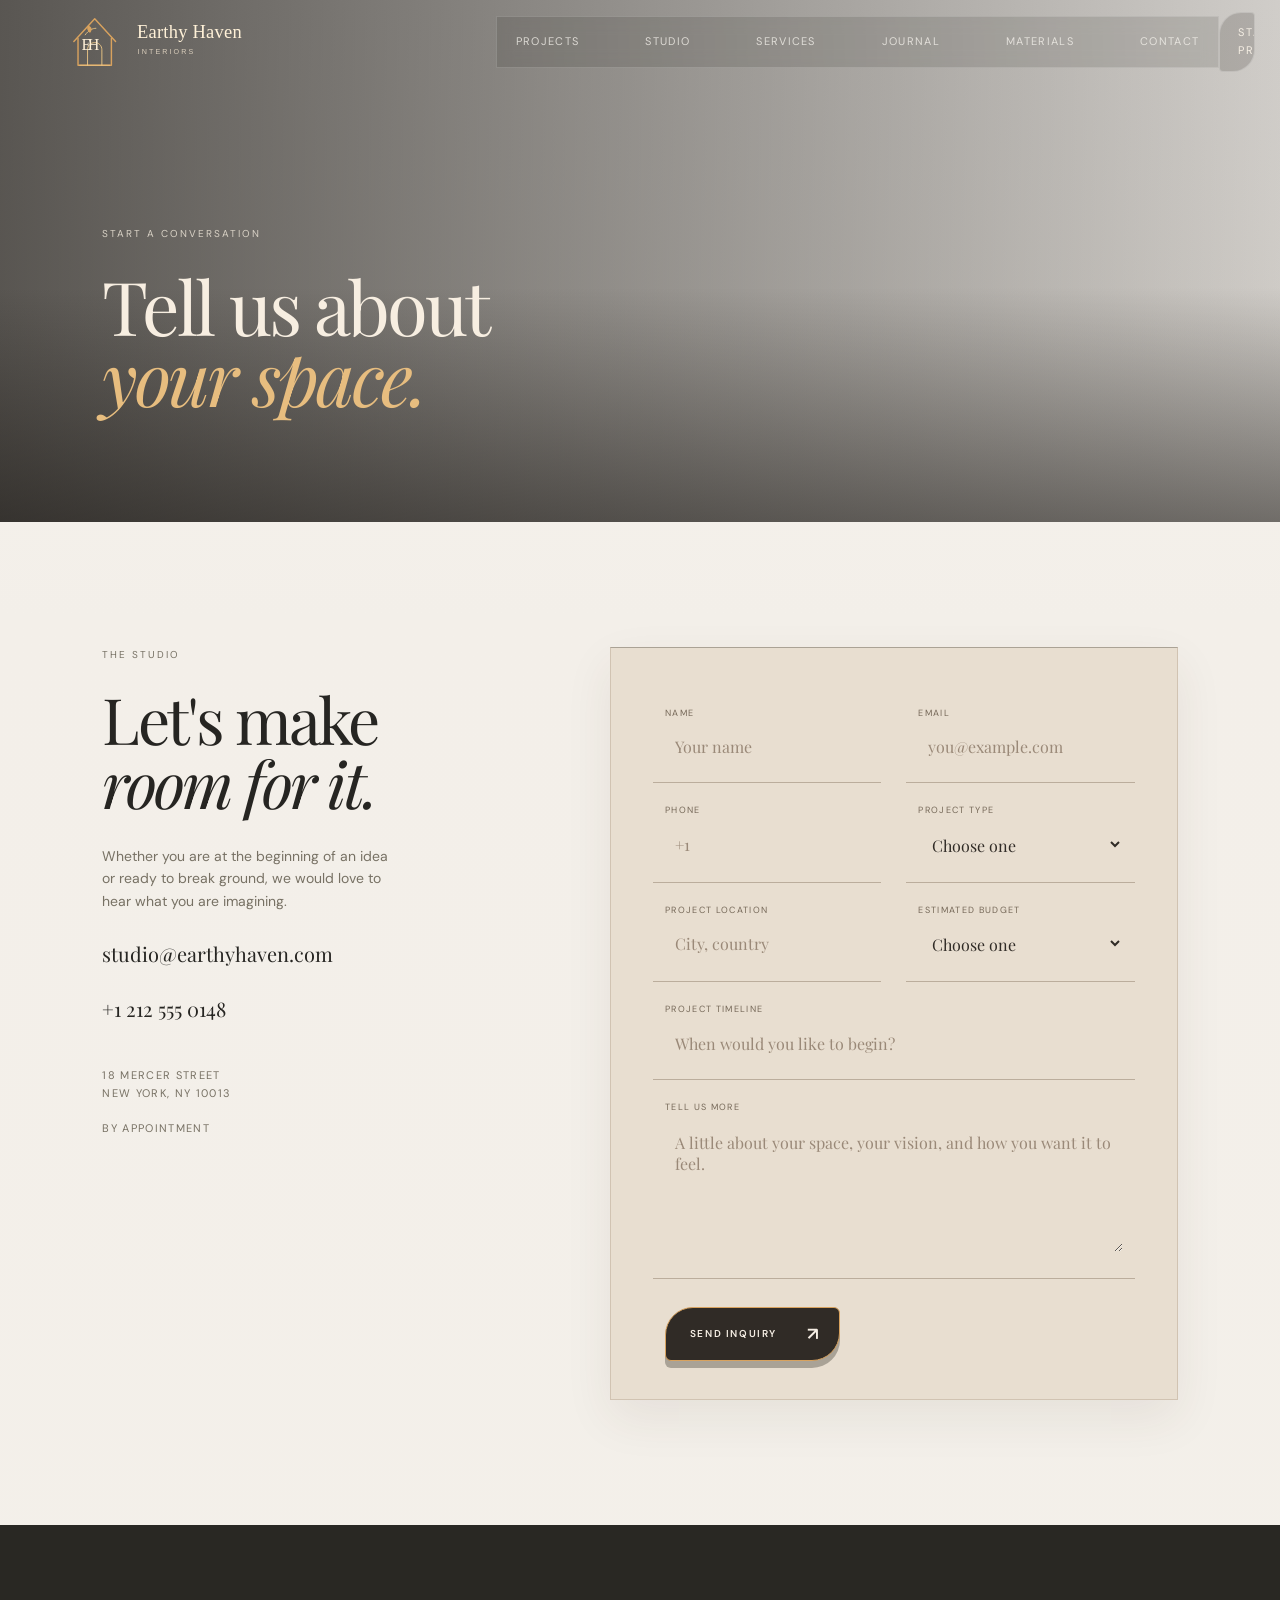
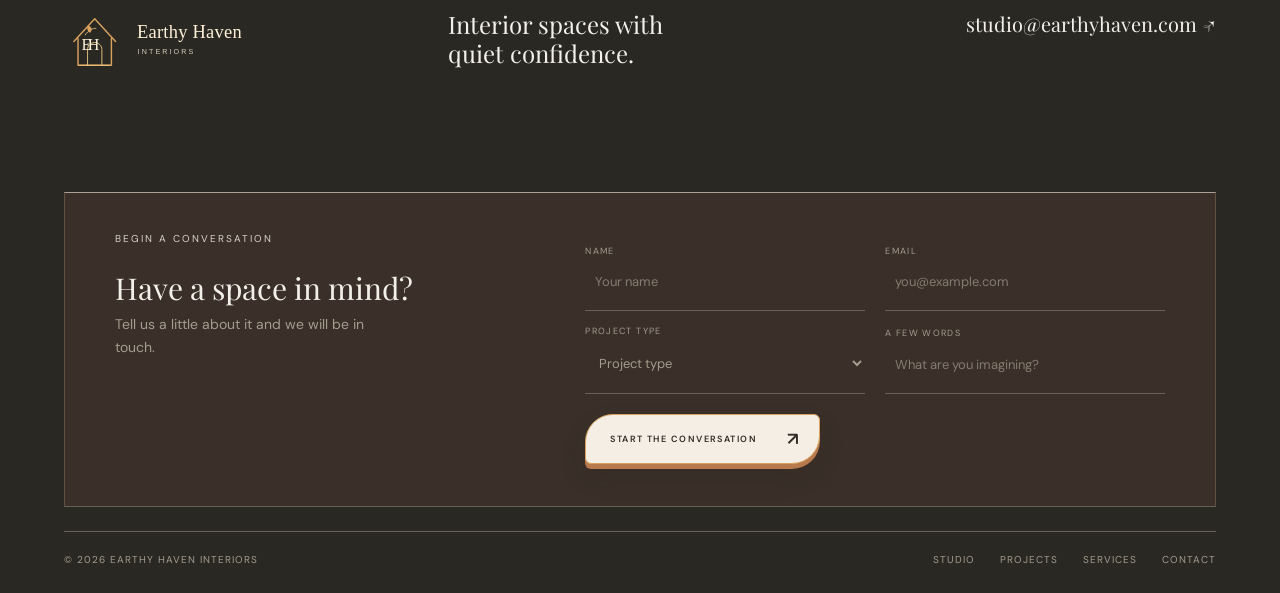
<file: contact.html>
<!doctype html><html lang="en"><head><meta charset="utf-8"><meta name="viewport" content="width=device-width, initial-scale=1"><title>Contact | Earthy Haven Interiors</title><meta name="description" content="Begin a conversation with Earthy Haven Interiors about your next project."><link rel="preconnect" href="https://fonts.googleapis.com"><link rel="preconnect" href="https://fonts.gstatic.com" crossorigin><link href="https://fonts.googleapis.com/css2?family=DM+Sans:wght@400;500;600&family=Playfair+Display:wght@400;500;600&display=swap" rel="stylesheet"><link rel="stylesheet" href="styles.css"></head><body><header class="site-header dark-header"><a class="brand" href="index.html"><span class="brand-mark">EH</span><span>Earthy Haven<br><em>Interiors</em></span></a><nav class="desktop-nav"><a href="projects.html">Projects</a><a href="about.html">Studio</a><a href="services.html">Services</a><a href="contact.html">Contact</a></nav><a class="header-cta" href="contact.html">Start a project <span>↗</span></a><button class="menu-toggle" aria-label="Open menu"><i></i><i></i></button></header><div class="mobile-menu"><nav><a href="projects.html">Projects <span>↗</span></a><a href="about.html">Studio <span>↗</span></a><a href="services.html">Services <span>↗</span></a><a href="contact.html">Contact <span>↗</span></a></nav></div><main><section class="page-hero"><div class="reveal"><p class="eyebrow">Start a conversation</p><h1>Tell us about<br><em>your space.</em></h1></div></section><section class="contact-layout"><div class="contact-info reveal"><p class="eyebrow">The studio</p><h2>Let's make<br><em>room for it.</em></h2><p>Whether you are at the beginning of an idea or ready to break ground, we would love to hear what you are imagining.</p><a href="mailto:studio@earthyhaven.com">studio@earthyhaven.com</a><a href="tel:+12125550148">+1 212 555 0148</a><p style="margin-top:45px;font-size:11px;text-transform:uppercase;letter-spacing:.12em">18 Mercer Street<br>New York, NY 10013<br><br>By appointment</p></div><form class="inquiry-form reveal"><div class="form-row"><div class="field"><label for="name">Name</label><input id="name" required placeholder="Your name"></div><div class="field"><label for="email">Email</label><input id="email" type="email" required placeholder="you@example.com"></div></div><div class="form-row"><div class="field"><label for="phone">Phone</label><input id="phone" type="tel" placeholder="+1"></div><div class="field"><label for="type">Project type</label><select id="type"><option>Choose one</option><option>Residential interior</option><option>Commercial interior</option><option>Renovation</option><option>Styling & furnishing</option></select></div></div><div class="form-row"><div class="field"><label for="location">Project location</label><input id="location" placeholder="City, country"></div><div class="field"><label for="budget">Estimated budget</label><select id="budget"><option>Choose one</option><option>$50k — $100k</option><option>$100k — $250k</option><option>$250k — $500k</option><option>$500k+</option></select></div></div><div class="field"><label for="timeline">Project timeline</label><input id="timeline" placeholder="When would you like to begin?"></div><div class="field"><label for="message">Tell us more</label><textarea id="message" placeholder="A little about your space, your vision, and how you want it to feel."></textarea></div><button class="button button-dark form-submit" type="submit">Send inquiry <span>↗</span></button></form></section></main><footer class="site-footer"><div class="footer-top"><a class="brand footer-brand" href="index.html"><span class="brand-mark">EH</span><span>Earthy Haven<br><em>Interiors</em></span></a><p>Interior spaces with<br>quiet confidence.</p><a class="footer-email" href="mailto:studio@earthyhaven.com">studio@earthyhaven.com ↗</a></div><div class="footer-bottom"><div><span>© 2026 Earthy Haven Interiors</span></div><div><a href="about.html">Studio</a><a href="projects.html">Projects</a><a href="services.html">Services</a><a href="contact.html">Contact</a></div></div></footer><button class="back-top" aria-label="Back to top">↑</button><script src="script.js"></script></body></html>
</file>
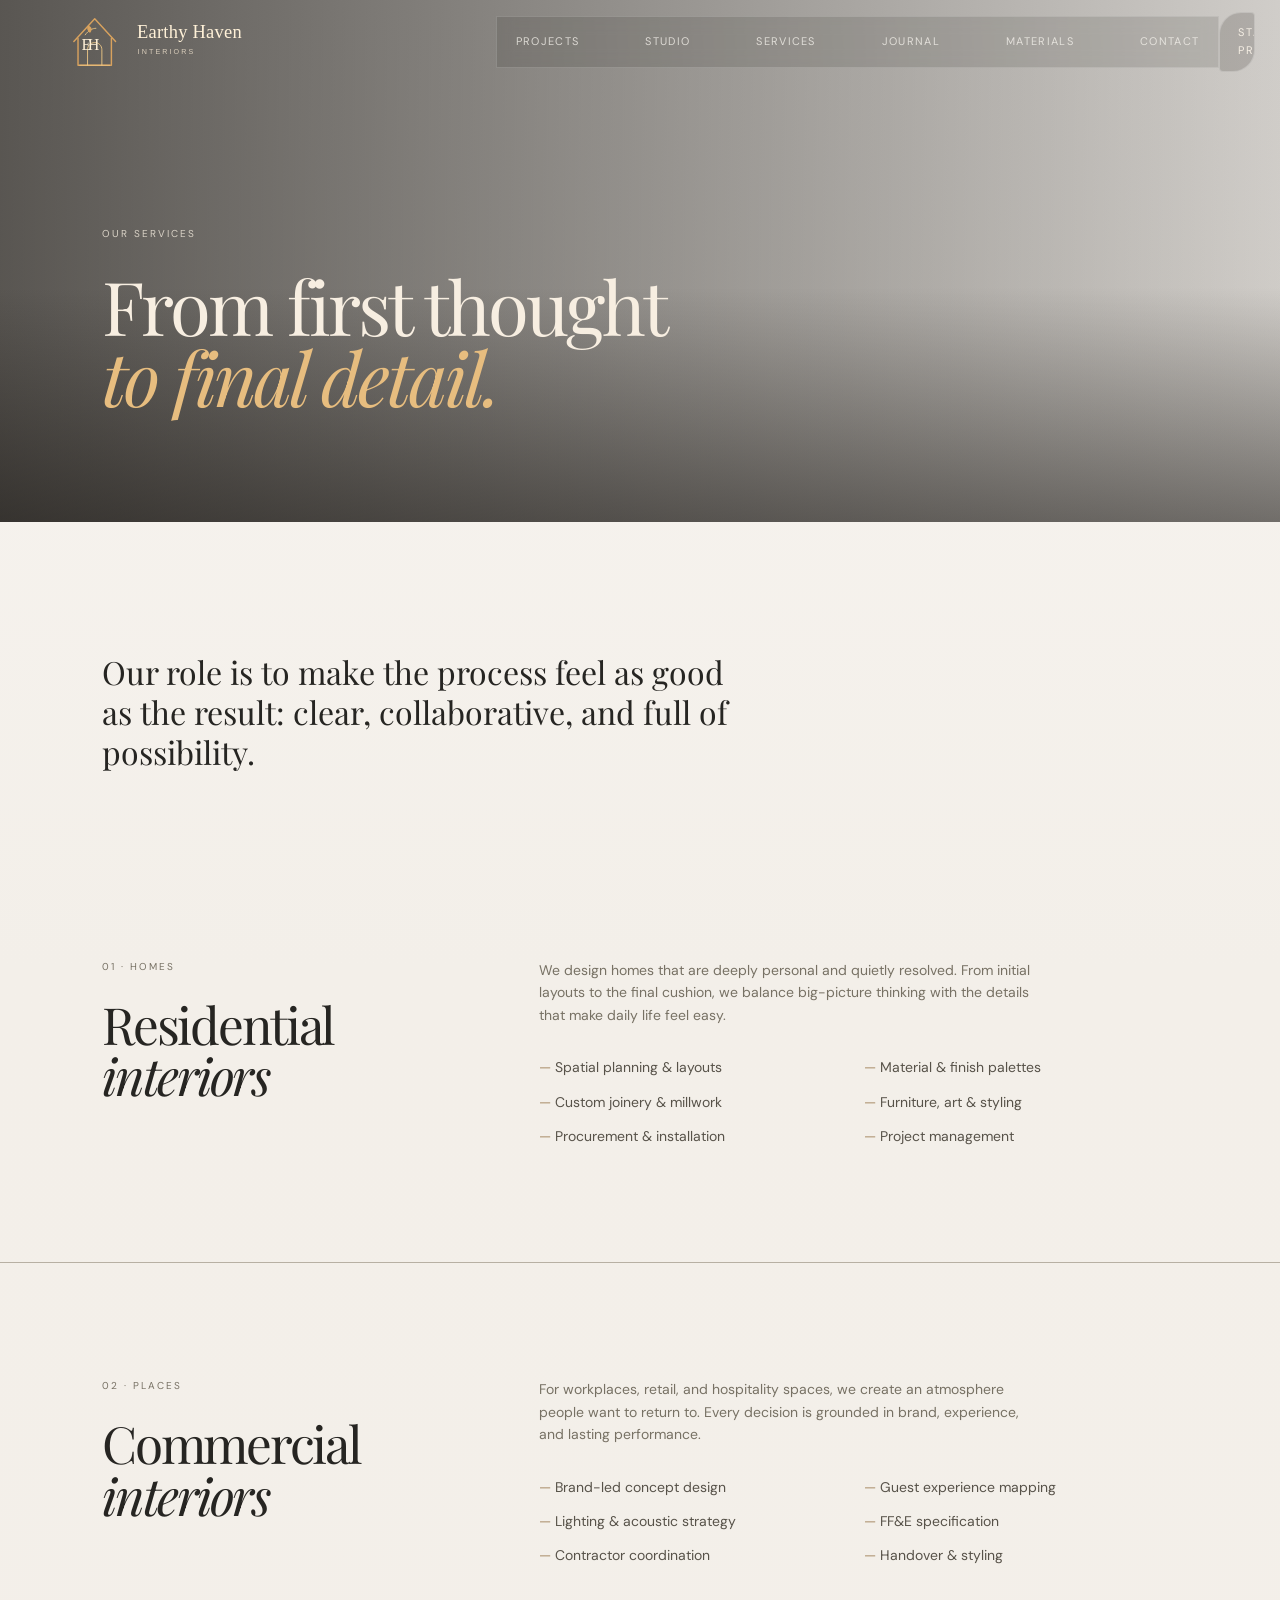
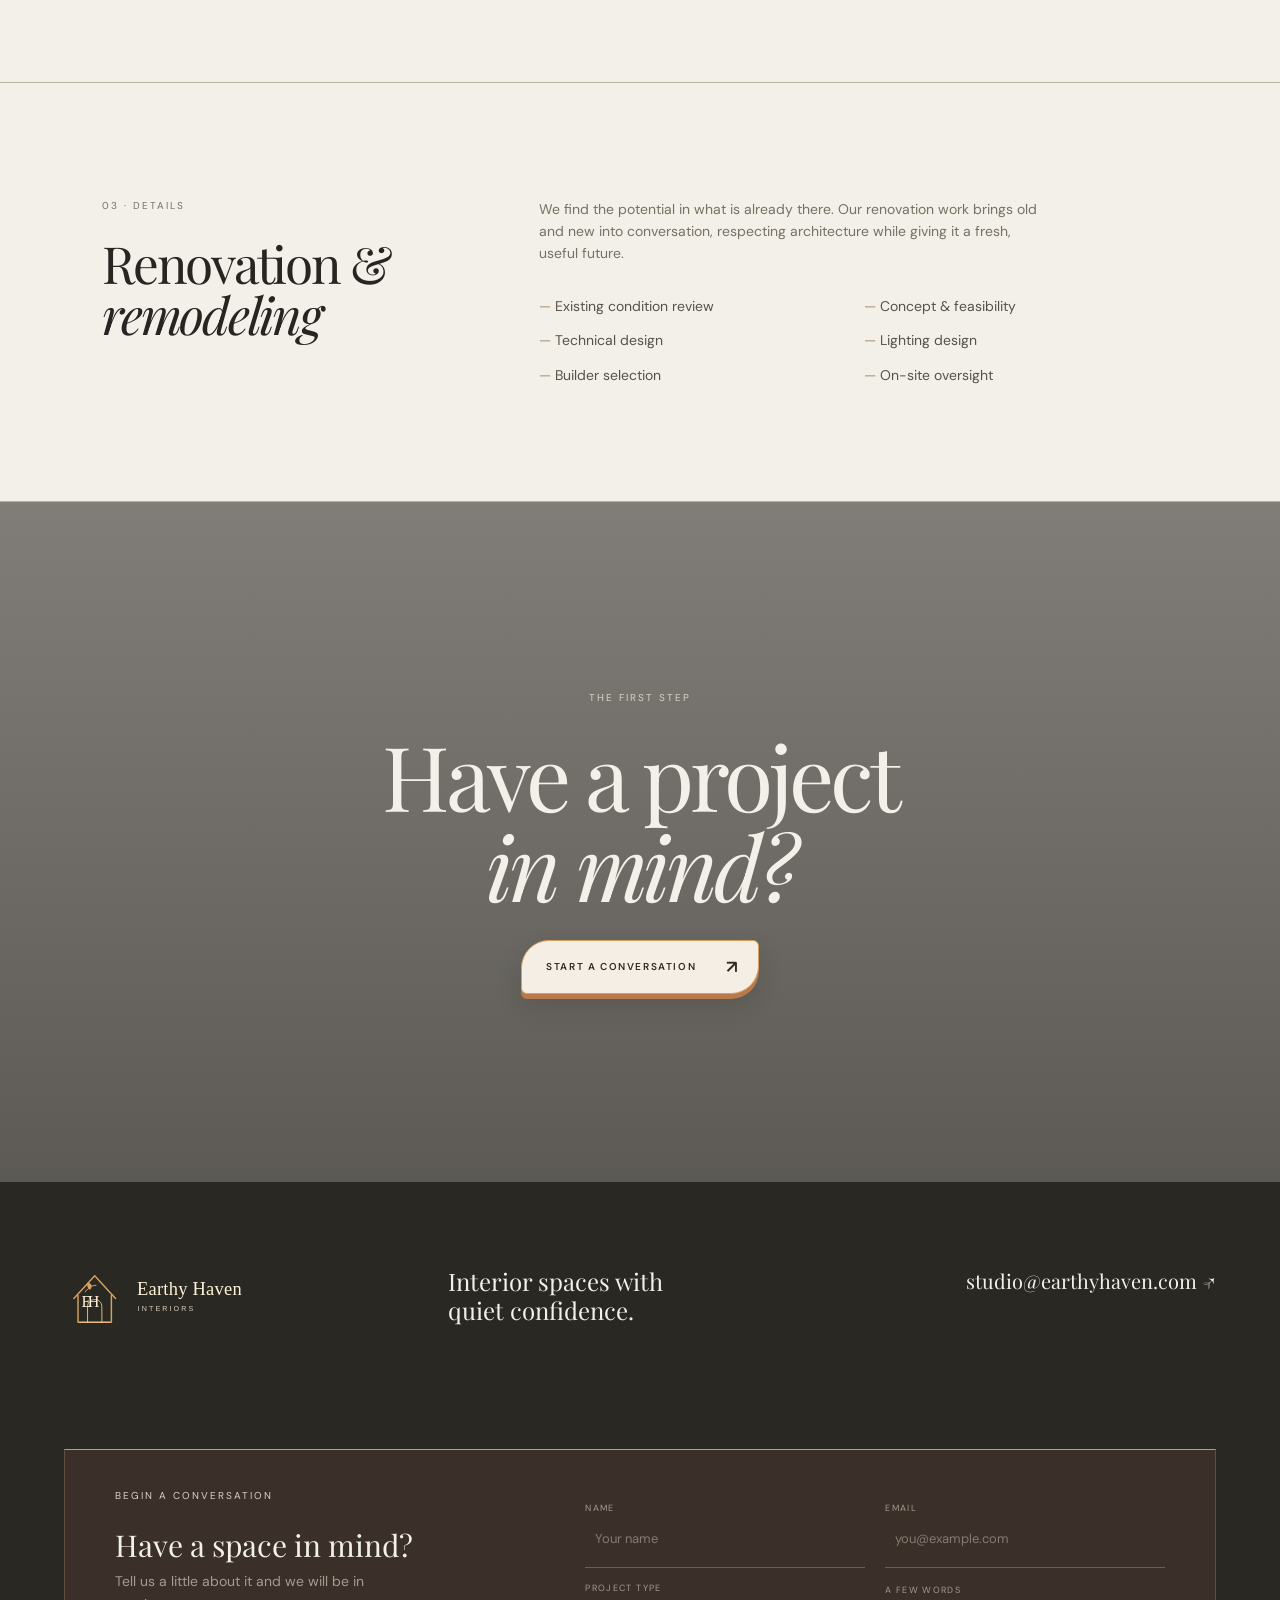
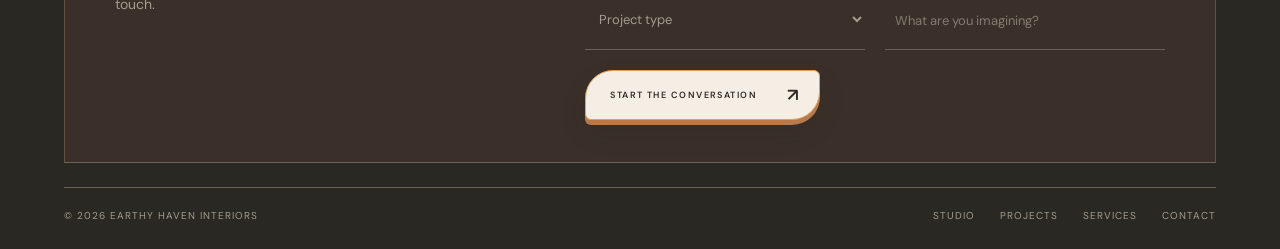
<file: services.html>
<!doctype html><html lang="en"><head><meta charset="utf-8"><meta name="viewport" content="width=device-width, initial-scale=1"><title>Services | Earthy Haven Interiors</title><meta name="description" content="Interior architecture, renovation, styling, and lighting services from Earthy Haven Interiors."><link rel="preconnect" href="https://fonts.googleapis.com"><link rel="preconnect" href="https://fonts.gstatic.com" crossorigin><link href="https://fonts.googleapis.com/css2?family=DM+Sans:wght@400;500;600&family=Playfair+Display:wght@400;500;600&display=swap" rel="stylesheet"><link rel="stylesheet" href="styles.css"></head><body><header class="site-header dark-header"><a class="brand" href="index.html"><span class="brand-mark">EH</span><span>Earthy Haven<br><em>Interiors</em></span></a><nav class="desktop-nav"><a href="projects.html">Projects</a><a href="about.html">Studio</a><a href="services.html">Services</a><a href="contact.html">Contact</a></nav><a class="header-cta" href="contact.html">Start a project <span>↗</span></a><button class="menu-toggle" aria-label="Open menu"><i></i><i></i></button></header><div class="mobile-menu"><nav><a href="projects.html">Projects <span>↗</span></a><a href="about.html">Studio <span>↗</span></a><a href="services.html">Services <span>↗</span></a><a href="contact.html">Contact <span>↗</span></a></nav></div><main><section class="page-hero"><div class="reveal"><p class="eyebrow">Our services</p><h1>From first thought<br><em>to final detail.</em></h1></div></section><section class="page-intro"><p class="reveal">Our role is to make the process feel as good as the result: clear, collaborative, and full of possibility.</p></section><section><div class="service-detail reveal"><div><p class="eyebrow">01 · Homes</p><h2>Residential<br><em>interiors</em></h2></div><div><p>We design homes that are deeply personal and quietly resolved. From initial layouts to the final cushion, we balance big-picture thinking with the details that make daily life feel easy.</p><ul><li>Spatial planning & layouts</li><li>Material & finish palettes</li><li>Custom joinery & millwork</li><li>Furniture, art & styling</li><li>Procurement & installation</li><li>Project management</li></ul></div></div><div class="service-detail reveal"><div><p class="eyebrow">02 · Places</p><h2>Commercial<br><em>interiors</em></h2></div><div><p>For workplaces, retail, and hospitality spaces, we create an atmosphere people want to return to. Every decision is grounded in brand, experience, and lasting performance.</p><ul><li>Brand-led concept design</li><li>Guest experience mapping</li><li>Lighting & acoustic strategy</li><li>FF&E specification</li><li>Contractor coordination</li><li>Handover & styling</li></ul></div></div><div class="service-detail reveal"><div><p class="eyebrow">03 · Details</p><h2>Renovation &<br><em>remodeling</em></h2></div><div><p>We find the potential in what is already there. Our renovation work brings old and new into conversation, respecting architecture while giving it a fresh, useful future.</p><ul><li>Existing condition review</li><li>Concept & feasibility</li><li>Technical design</li><li>Lighting design</li><li>Builder selection</li><li>On-site oversight</li></ul></div></div></section><section class="cta"><div class="cta-inner reveal"><p class="eyebrow light">The first step</p><h2>Have a project<br><em>in mind?</em></h2><a class="button button-light" href="contact.html">Start a conversation <span>↗</span></a></div></section></main><footer class="site-footer"><div class="footer-top"><a class="brand footer-brand" href="index.html"><span class="brand-mark">EH</span><span>Earthy Haven<br><em>Interiors</em></span></a><p>Interior spaces with<br>quiet confidence.</p><a class="footer-email" href="mailto:studio@earthyhaven.com">studio@earthyhaven.com ↗</a></div><div class="footer-bottom"><div><span>© 2026 Earthy Haven Interiors</span></div><div><a href="about.html">Studio</a><a href="projects.html">Projects</a><a href="services.html">Services</a><a href="contact.html">Contact</a></div></div></footer><button class="back-top" aria-label="Back to top">↑</button><script src="script.js"></script></body></html>
</file>
<file: styles.css>
.quote-band{display:none!important}
.quote-band.quote-band p:before{content:none!important}
.quote-band.quote-band p:before{content:'';margin:0}
.quote-band.quote-band{position:relative;isolation:isolate;min-height:560px;padding:145px 12%;display:flex;align-items:center;overflow:hidden;background:linear-gradient(90deg,rgba(35,29,24,.76),rgba(35,29,24,.3)),url('https://images.unsplash.com/photo-1600210491892-03d54c0aaf87?auto=format&fit=crop&w=2200&q=90') center/cover;color:#f5eee4}.quote-band.quote-band:before{content:'';position:absolute;z-index:-1;inset:0;background:linear-gradient(0deg,rgba(25,19,15,.5),transparent 55%)}.quote-band.quote-band p{position:relative;max-width:1050px;margin:0;color:#f5eee4;font-family:'Playfair Display',serif;font-size:clamp(2.5rem,5vw,5.7rem);line-height:1.02;letter-spacing:-.035em;text-shadow:0 3px 18px rgba(20,12,8,.3)}.quote-band.quote-band p:before{content:'“';color:#e7bd7f;font-size:.75em;margin-right:12px}.quote-band.quote-band p:after{content:'';display:block;width:70px;height:1px;background:#e7bd7f;margin-top:38px;box-shadow:0 0 12px rgba(231,189,127,.5)}
@media(max-width:800px){.quote-band.quote-band{min-height:470px;padding:90px 7%}.quote-band.quote-band p{font-size:clamp(2rem,8.8vw,3.4rem);line-height:1.06}.quote-band.quote-band p:before{margin-right:5px}.quote-band.quote-band p:after{margin-top:26px}}
.brand.brand.brand{width:282px!important;height:64px!important;flex-shrink:0}.footer-brand.brand.brand.brand{width:282px!important;height:64px!important}@media(max-width:800px){.brand.brand.brand{width:220px!important;height:54px!important}.footer-brand.brand.brand.brand{width:240px!important;height:56px!important}}
.brand.brand{width:282px;height:64px;flex-shrink:0}.footer-brand.brand.brand{width:282px;height:64px}
@media(max-width:800px){.brand.brand{width:220px;height:54px}.footer-brand.brand.brand{width:240px;height:56px}}
.page-hero.page-hero h1,.detail-hero.detail-hero h1{color:#f7eee1!important}.page-hero.page-hero h1 em,.detail-hero.detail-hero h1 em{color:#e7bd7f!important}
.page-hero.page-hero h1,.detail-hero.detail-hero h1{font-family:'Playfair Display',serif;font-size:clamp(3.2rem,5.8vw,6.7rem);line-height:.96;letter-spacing:-.04em;color:#f7eee1}.page-hero.page-hero h1 em,.detail-hero.detail-hero h1 em{color:#e7bd7f;font-style:italic}.page-hero.page-hero .eyebrow,.detail-hero.detail-hero .eyebrow{color:#e2d2bd}
@media(max-width:800px){.page-hero.page-hero h1,.detail-hero.detail-hero h1{font-size:clamp(2.8rem,10.5vw,4.4rem);line-height:.98}}
@media(max-width:800px){.filter-bar{flex-wrap:wrap;gap:10px 12px}.filter-bar button{padding-right:8px}}
.page-hero.page-hero{position:relative;isolation:isolate;min-height:58vh;padding:205px 8% 110px;background:linear-gradient(90deg,rgba(28,25,21,.72),rgba(28,25,21,.18)),url('https://images.unsplash.com/photo-1600607687939-ce8a6c25118c?auto=format&fit=crop&w=2200&q=90') center/cover;color:#f3f0ea;overflow:hidden}.page-hero.page-hero:after{content:'';position:absolute;inset:0;z-index:-1;background:linear-gradient(0deg,rgba(20,17,14,.5),transparent 45%)}.page-hero.page-hero>div{position:relative;z-index:1}.page-hero.page-hero h1{max-width:900px;color:#f3f0ea}.page-hero.page-hero .eyebrow{color:#d9d2c6}.detail-hero.detail-hero{position:relative;isolation:isolate;padding:205px 8% 75px;background:linear-gradient(90deg,rgba(28,25,21,.72),rgba(28,25,21,.18)),url('https://images.unsplash.com/photo-1600566753190-17f0baa2a6c3?auto=format&fit=crop&w=2200&q=90') center/cover;color:#f3f0ea}.detail-hero.detail-hero h1{color:#f3f0ea}.detail-hero.detail-hero .eyebrow{color:#d9d2c6}.detail-hero.detail-hero .detail-meta{border-color:rgba(243,240,234,.35)}.detail-hero.detail-hero .detail-meta span{color:#d9d2c6}.detail-hero.detail-hero .detail-meta b{color:#f3f0ea}
@media(max-width:800px){.page-hero.page-hero{min-height:58vh;padding:165px 7% 80px}.detail-hero.detail-hero{padding:165px 7% 55px}}
.site-header.site-header.dark-header{color:#f3f0ea}.site-header.site-header.dark-header .brand.brand:before{background-image:url('logo-light.svg')}.site-header.site-header.dark-header .desktop-nav{border-color:rgba(255,255,255,.16);background:rgba(18,17,14,.12)}.site-header.site-header.dark-header .header-cta{color:#f5eee4;border-color:rgba(255,255,255,.25);background:rgba(35,28,23,.18)}.site-header.site-header.dark-header.scrolled{background:rgba(39,38,33,.88);color:#f3f0ea}.site-header.site-header.dark-header.scrolled .brand.brand:before{background-image:url('logo-light.svg')}
.page-hero{position:relative;isolation:isolate;min-height:58vh;padding:205px 8% 110px;background:linear-gradient(90deg,rgba(28,25,21,.72),rgba(28,25,21,.18)),url('https://images.unsplash.com/photo-1600607687939-ce8a6c25118c?auto=format&fit=crop&w=2200&q=90') center/cover;color:#f3f0ea;overflow:hidden}.page-hero:after{content:'';position:absolute;inset:0;z-index:-1;background:linear-gradient(0deg,rgba(20,17,14,.5),transparent 45%)}.page-hero>div{position:relative;z-index:1}.page-hero h1{max-width:900px;color:#f3f0ea}.page-hero .eyebrow{color:#d9d2c6}.detail-hero{position:relative;isolation:isolate;padding:205px 8% 75px;background:linear-gradient(90deg,rgba(28,25,21,.72),rgba(28,25,21,.18)),url('https://images.unsplash.com/photo-1600566753190-17f0baa2a6c3?auto=format&fit=crop&w=2200&q=90') center/cover;color:#f3f0ea}.detail-hero h1{color:#f3f0ea}.detail-hero .eyebrow{color:#d9d2c6}.detail-meta{border-color:rgba(243,240,234,.35)}.detail-meta span{color:#d9d2c6}.detail-meta b{color:#f3f0ea}
@media(max-width:800px){.page-hero{min-height:58vh;padding:165px 7% 80px}.detail-hero{padding:165px 7% 55px}}
.footer-inquiry{width:100%;min-width:0;max-width:100%;overflow:hidden}.footer-form-heading{min-width:0}.footer-form-heading h3{font-size:clamp(1.7rem,3vw,2.1rem);overflow-wrap:anywhere}.footer-form-heading p{overflow-wrap:anywhere}.footer-form-fields{min-width:0}.footer-form-fields .field{min-width:0}.footer-form-fields input,.footer-form-fields select{max-width:100%;min-width:0}
@media(max-width:360px){.footer-inquiry{padding-left:16px;padding-right:16px}.footer-form-heading h3{font-size:1.55rem}.footer-form-heading p{font-size:12px}.footer-form-fields .form-submit{max-width:100%;white-space:normal}}
.inquiry-form .field input,.inquiry-form .field select,.inquiry-form .field textarea{padding:8px 10px 5px 10px}.inquiry-form .field textarea{padding-top:10px;padding-bottom:10px}.footer-inquiry .field input,.footer-inquiry .field select{padding:7px 10px}.footer-inquiry .field-message input{padding-right:12px}
@media(max-width:800px){.inquiry-form .field input,.inquiry-form .field select,.inquiry-form .field textarea{padding-left:8px;padding-right:8px}.footer-inquiry .field input,.footer-inquiry .field select{padding-left:8px;padding-right:8px}}
.inquiry-form{padding-left:56px;padding-right:56px}.footer-inquiry{padding-left:56px;padding-right:56px}
@media(max-width:800px){.inquiry-form{padding-left:24px;padding-right:24px}.footer-inquiry{padding-left:24px;padding-right:24px}}
.inquiry-form{background:#e8ded0;padding:38px 42px;border:1px solid rgba(130,103,76,.22);box-shadow:0 18px 45px rgba(71,52,34,.08)}.inquiry-form .field{border-bottom:1px solid rgba(105,81,58,.35);transition:border-color .3s ease,background .3s ease;padding:20px 12px}.inquiry-form .field:focus-within{border-color:#b8794c;background:rgba(255,249,239,.38)}.inquiry-form .field label{color:#756858;margin-bottom:8px}.inquiry-form .field input,.inquiry-form .field select,.inquiry-form .field textarea{color:#302b26}.inquiry-form .field input::placeholder,.inquiry-form .field textarea::placeholder{color:#9a8978}.inquiry-form .field select{cursor:pointer}.inquiry-form .form-submit{margin-left:12px}.contact-layout .inquiry-form{background:#e8ded0}.footer-inquiry{background:#3a3029;border-color:rgba(240,201,135,.22);box-shadow:none;padding:38px 42px}.footer-inquiry .field{border-color:rgba(239,216,183,.28)}.footer-inquiry .field:focus-within{background:rgba(255,222,177,.08);border-color:#d8a25e}.footer-inquiry .field label{color:#cdbda9}.footer-inquiry .field input,.footer-inquiry .field select{color:#f5eee4}.footer-inquiry .field input::placeholder{color:#988777}.footer-inquiry .form-submit{margin-left:0}.inquiry-form .form-submit{margin-top:28px}
@media(max-width:800px){.inquiry-form{padding:25px 18px}.inquiry-form .field{padding:17px 8px}.inquiry-form .form-submit{margin-left:8px}.footer-inquiry{padding:28px 18px}}
.philosophy-visual{transition:transform 1s cubic-bezier(.2,.7,.2,1),box-shadow .6s ease,filter .6s ease}.philosophy-visual.is-changing{filter:brightness(.72);transform:translateY(4px) scale(.985)}.philosophy-visual.is-changing img{opacity:.08;transform:scale(1.12) translateX(12px);filter:blur(2px)}.philosophy-visual.is-changing:after{opacity:.2}.philosophy-visual img{transition:opacity .55s ease,transform .85s cubic-bezier(.2,.7,.2,1),filter .85s ease}
.philosophy-detail{grid-column:2;display:flex;align-items:baseline;gap:18px;margin-top:28px;min-height:68px;border-left:1px solid #d8a25e;padding-left:18px}.philosophy-detail span{font:italic 25px 'Playfair Display',serif;color:#f0c987;min-width:84px}.philosophy-detail p{margin:0;max-width:380px;color:#c8bfb0;font-size:12px;line-height:1.55;transition:opacity .25s ease}.philosophy-visual img{transition:opacity .25s ease,transform 1.2s cubic-bezier(.2,.7,.2,1),filter 1s ease}.philosophy-new[data-tone] .philosophy-visual img{animation:principleImageIn .6s ease}@keyframes principleImageIn{from{opacity:.25;transform:scale(1.05)}to{opacity:1;transform:scale(1.08)}}
@media(max-width:800px){.philosophy-detail{grid-column:auto;margin:0 0 35px;min-height:0}.philosophy-detail span{min-width:70px}.philosophy-detail p{font-size:12px}}
.philosophy-new{background:#34312b;transition:background-color .8s cubic-bezier(.2,.7,.2,1)}.philosophy-new:before{content:'';position:absolute;inset:0;pointer-events:none;opacity:.3;background:radial-gradient(circle at 65% 35%,rgba(216,162,94,.22),transparent 32%);transition:opacity .8s ease}.philosophy-new[data-tone="light"]{background:#5c5847}.philosophy-new[data-tone="rhythm"]{background:#51463d}.philosophy-new[data-tone="texture"]{background:#655444}.philosophy-new[data-tone="pause"]{background:#3e4b43}.philosophy-new[data-tone="memory"]{background:#55454a}.philosophy-new[data-tone]:before{opacity:.55}.philosophy-new .philosophy-list span{position:relative;cursor:pointer;transition:color .3s ease,transform .35s ease}.philosophy-new .philosophy-list span:after{content:'↗';display:inline-block;margin-left:7px;color:#d8a25e;font-size:13px;opacity:0;transform:translate(-5px,4px);transition:opacity .3s ease,transform .3s ease}.philosophy-new .philosophy-list span:hover,.philosophy-new .philosophy-list span:focus{color:#f0c987;outline:none;transform:translateY(-5px)}.philosophy-new .philosophy-list span:hover:after,.philosophy-new .philosophy-list span:focus:after{opacity:1;transform:none}.philosophy-prompt{grid-column:2;margin:26px 0 0;color:#a99e8e;font-size:10px;letter-spacing:.18em;text-transform:uppercase}.philosophy-prompt span{color:#d8a25e;font-size:16px;margin-left:8px}
.philosophy-new .philosophy-inner{min-height:560px}.philosophy-visual{position:absolute;left:0;top:25%;width:30%;height:52%;overflow:hidden;background:#554a3f;transform:translateX(-28px) scale(.96);transition:transform 1s cubic-bezier(.2,.7,.2,1),box-shadow .6s ease}.philosophy-visual.visible{transform:none}.philosophy-visual:after{content:'';position:absolute;inset:14px;border:1px solid rgba(244,219,177,.45);pointer-events:none}.philosophy-visual img{height:100%;transition:transform 1.2s cubic-bezier(.2,.7,.2,1),filter 1s ease;filter:saturate(.72)}.philosophy-visual:hover{transform:translateY(-8px) scale(1.015);box-shadow:0 20px 36px rgba(0,0,0,.25)}.philosophy-visual:hover img{transform:scale(1.08);filter:saturate(1)}.philosophy-visual span{position:absolute;z-index:1;bottom:27px;left:28px;color:#f3dfbd;font:italic 16px 'Playfair Display',serif;opacity:0;transform:translateY(10px);transition:opacity .45s ease,transform .45s ease}.philosophy-visual:hover span{opacity:1;transform:none}.philosophy-new .philosophy-list span{opacity:0;transform:translateY(10px)}.philosophy-new .philosophy-inner.visible .philosophy-list span{animation:philosophyItemIn .65s ease forwards}.philosophy-new .philosophy-inner.visible .philosophy-list span:nth-child(2){animation-delay:.08s}.philosophy-new .philosophy-inner.visible .philosophy-list span:nth-child(3){animation-delay:.16s}.philosophy-new .philosophy-inner.visible .philosophy-list span:nth-child(4){animation-delay:.24s}.philosophy-new .philosophy-inner.visible .philosophy-list span:nth-child(5){animation-delay:.32s}@keyframes philosophyItemIn{to{opacity:1;transform:none}}
@media(max-width:800px){.philosophy-new .philosophy-inner{min-height:0}.philosophy-visual{position:relative;left:auto;top:auto;width:100%;height:360px;margin:0 0 55px;transform:none}.philosophy-visual span{opacity:1;transform:none}.philosophy-new .philosophy-list span{opacity:1;transform:none;animation:none}}
.philosophy-new{background:#34312b}.philosophy-new .philosophy-inner{position:relative}.philosophy-new h2{font-size:clamp(4rem,7vw,8rem)}.philosophy-note{grid-column:2;max-width:370px;margin:45px 0 0;color:#c8bfb0;font:400 19px/1.45 'Playfair Display',serif}.philosophy-new .philosophy-list{margin-top:70px}.philosophy-new .philosophy-list span{transition:color .3s ease,transform .3s ease}.philosophy-new .philosophy-list span:hover{color:#e7b978;transform:translateY(-3px)}
.intro-copy h2{transition:letter-spacing .7s ease}.intro-copy:hover h2{letter-spacing:-.025em}.intro-image{position:relative;isolation:isolate;--image-x:0%;--image-y:0%;overflow:hidden;cursor:crosshair}.intro-image:before{content:'';position:absolute;z-index:1;inset:18px;border:1px solid rgba(244,234,216,.65);opacity:0;transform:scale(.96);transition:opacity .55s ease,transform .7s cubic-bezier(.2,.7,.2,1)}.intro-image:after{content:'';position:absolute;z-index:1;inset:0;background:linear-gradient(135deg,rgba(43,34,26,.2),transparent 45%,rgba(43,34,26,.32));opacity:0;transition:opacity .55s ease}.intro-image img{transform:translate(var(--image-x),var(--image-y)) scale(1.015);transition:transform .35s ease-out}.intro-image:hover img{transform:translate(var(--image-x),var(--image-y)) scale(1.07)}.intro-image:hover:before{opacity:1;transform:scale(1)}.intro-image:hover:after{opacity:1}.intro-image-caption,.intro-image-index{position:absolute;z-index:2;color:#fff;opacity:0;transition:opacity .45s ease,transform .45s ease}.intro-image-caption{left:36px;bottom:30px;font:italic 20px 'Playfair Display',serif;transform:translateY(12px)}.intro-image-index{right:35px;top:32px;font-size:9px;letter-spacing:.18em}.intro-image:hover .intro-image-caption,.intro-image:hover .intro-image-index{opacity:1;transform:none}.intro-copy.reveal.visible h2{animation:introTitleIn .9s .12s both}.intro-copy.reveal.visible .lead{animation:introCopyIn .8s .25s both}@keyframes introTitleIn{from{opacity:0;transform:translateY(18px);letter-spacing:.01em}to{opacity:1;transform:none;letter-spacing:-.045em}}@keyframes introCopyIn{from{opacity:0;transform:translateY(12px)}to{opacity:1;transform:none}}
@media(max-width:800px){.intro-image-caption{opacity:1;transform:none;left:25px;bottom:23px}.intro-image-index{opacity:1;right:25px;top:25px}.intro-image:before,.intro-image:after{opacity:1}.intro-image{cursor:default}}
.footer-inquiry{display:grid;grid-template-columns:.8fr 1.2fr;gap:8%;border-top:1px solid #686257;border-bottom:1px solid #686257;padding:38px 50px 42px;margin-bottom:24px}.footer-form-heading h3{font-size:30px;margin:0 0 8px;color:#f3f0ea}.footer-form-heading>p:last-child{color:#a49c8e;margin:0;max-width:250px}.footer-form-fields{display:grid;grid-template-columns:1fr 1fr;gap:0 20px;align-items:end}.footer-form-fields .field{border-bottom:1px solid #686257;padding:13px 0}.footer-form-fields .field label{color:#a49c8e}.footer-form-fields .field input,.footer-form-fields .field select{color:#f3f0ea;font-family:'DM Sans',sans-serif;font-size:13px}.footer-form-fields .field input::placeholder{color:#847b70}.footer-form-fields .field select{color:#a49c8e}.footer-form-fields .field select option{color:#292823}.footer-form-fields .form-submit{margin-top:20px;justify-self:start}.footer-form-fields .button.button.button.button{min-height:48px;font-size:9px}
@media(max-width:800px){.footer-inquiry{display:block}.footer-form-heading{margin-bottom:25px}.footer-form-fields{grid-template-columns:1fr;gap:0}.footer-form-fields .form-submit{margin-top:24px}}
.header-cta.header-cta{position:relative;isolation:isolate;overflow:hidden;display:inline-flex;align-items:center;gap:13px;padding:11px 16px 11px 18px;border:1px solid rgba(240,201,135,.7);border-radius:22px 4px 22px 4px;background:rgba(35,28,23,.18);color:#f5eee4;letter-spacing:.16em;transition:color .35s ease,background .35s ease,border-radius .35s ease,transform .35s ease,box-shadow .35s ease}.header-cta.header-cta:before{content:'';position:absolute;z-index:-1;inset:0;background:#b8794c;transform:translateX(-105%);transition:transform .45s cubic-bezier(.77,0,.18,1)}.header-cta.header-cta:hover{color:#fffaf1;border-color:#f0c987;border-radius:4px 22px 4px 22px;transform:translateY(-2px);box-shadow:0 8px 18px rgba(35,25,18,.2)}.header-cta.header-cta:hover:before{transform:translateX(0)}.header-cta.header-cta span{position:relative;z-index:1;display:inline-block;color:#f0c987;transition:transform .35s ease,color .35s ease}.header-cta.header-cta:hover span{color:#fff4d8;transform:translate(3px,-3px) rotate(-8deg)}.dark-header .header-cta.header-cta{color:#302b26;background:rgba(255,255,255,.18);border-color:rgba(184,121,76,.65)}.dark-header .header-cta.header-cta:hover{color:#fffaf1}
body.loaded .hero.hero:hover .hero-door-left{transform:rotateY(-82deg)!important}body.loaded .hero.hero:hover .hero-door-right{transform:rotateY(82deg)!important}body.loaded .hero.hero:hover .hero-light{background:#ffe1a8!important;opacity:1!important;box-shadow:0 0 11px 5px rgba(255,210,133,.7),0 0 55px 18px rgba(255,195,106,.28)!important}body.loaded .hero.hero:hover .hero-door-tagline,body.loaded .hero.hero:hover .hero-door-cue{opacity:0!important}.hero-door-cta{position:absolute;z-index:5;left:50%;bottom:28px;transform:translateX(-50%) translateY(12px);display:inline-flex;align-items:center;gap:10px;padding:12px 20px;border:1px solid rgba(240,201,135,.5);background:rgba(19,15,12,.24);color:#f7e4c7;font:600 10px/1 'DM Sans',sans-serif;letter-spacing:.18em;text-transform:uppercase;text-decoration:none;backdrop-filter:blur(8px);opacity:0;pointer-events:none;transition:opacity .45s ease,transform .45s ease,border-color .3s ease}.hero-door-cta span{font-size:17px;line-height:1}.hero:hover .hero-door-scene,.hero:focus-within .hero-door-scene{pointer-events:auto}.hero:hover .hero-door-cta,.hero:focus-within .hero-door-cta{opacity:1;transform:translateX(-50%) translateY(0);pointer-events:auto}.hero-door-cta:hover{border-color:rgba(240,201,135,.9)}body.loaded .hero.hero:hover .hero-content.reveal.visible{opacity:1!important}
body.loaded .hero .hero-door-left,body.loaded .hero .hero-door-right{transform:none!important}body.loaded .hero .hero-light{background:#33261f!important;opacity:.25!important;box-shadow:none!important}body.loaded .hero .hero-door-tagline,body.loaded .hero .hero-door-cue{opacity:1!important}body.loaded .hero .hero-content.reveal.visible{opacity:0!important}body.loaded .hero:hover .hero-door-left{transform:rotateY(-82deg)!important}body.loaded .hero:hover .hero-door-right{transform:rotateY(82deg)!important}body.loaded .hero:hover .hero-light{background:#ffe1a8!important;opacity:1!important;box-shadow:0 0 11px 5px rgba(255,210,133,.7),0 0 55px 18px rgba(255,195,106,.28)!important}body.loaded .hero:hover .hero-door-tagline,body.loaded .hero:hover .hero-door-cue{opacity:0!important}body.loaded .hero:hover .hero-door-cta{opacity:1!important;transform:translateX(-50%) translateY(0)!important;pointer-events:auto!important}body.loaded .hero:hover .hero-content.reveal.visible{opacity:1!important}
@media(max-width:800px){body.loaded .hero .hero-door-left{transform:rotateY(-82deg)!important}body.loaded .hero .hero-door-right{transform:rotateY(82deg)!important}body.loaded .hero .hero-light{background:#ffe1a8!important;opacity:1!important;box-shadow:0 0 11px 5px rgba(255,210,133,.7),0 0 55px 18px rgba(255,195,106,.28)!important}body.loaded .hero .hero-door-tagline,body.loaded .hero .hero-door-cue{opacity:0!important}body.loaded .hero .hero-content.reveal.visible{opacity:1!important}}
body.loaded .hero:not(.entered) .hero-door-left,body.loaded .hero:not(.entered) .hero-door-right{transform:none!important}body.loaded .hero:not(.entered) .hero-light{opacity:.25!important;box-shadow:none!important}body.loaded .hero:not(.entered) .hero-door-tagline,body.loaded .hero:not(.entered) .hero-door-cue{opacity:1!important}body.loaded .hero:not(.entered) .hero-content.reveal.visible{opacity:0!important}body.loaded .hero.entered .hero-door-left{transform:rotateY(-82deg)!important}body.loaded .hero.entered .hero-door-right{transform:rotateY(82deg)!important}body.loaded .hero.entered .hero-light{opacity:1!important}body.loaded .hero.entered .hero-door-tagline,body.loaded .hero.entered .hero-door-cue{opacity:0!important}body.loaded .hero.entered .hero-content.reveal.visible{opacity:1!important}
.hero:not(.entered) .hero-door-left,.hero:not(.entered) .hero-door-right{transform:none}.hero:not(.entered) .hero-light{background:#33261f;opacity:.25;box-shadow:none}.hero:not(.entered) .hero-door-tagline,.hero:not(.entered) .hero-door-cue{opacity:1}.hero:not(.entered) .hero-content.reveal.visible{opacity:0}.hero.entered .hero-door-left{transform:rotateY(-82deg)}.hero.entered .hero-door-right{transform:rotateY(82deg)}.hero.entered .hero-light{background:#ffe1a8;opacity:1;box-shadow:0 0 11px 5px rgba(255,210,133,.7),0 0 55px 18px rgba(255,195,106,.28)}.hero.entered .hero-door-tagline,.hero.entered .hero-door-cue{opacity:0}.hero.entered .hero-content.reveal.visible{opacity:1}
body.loaded .hero .hero-door-left{transform:rotateY(-82deg)}body.loaded .hero .hero-door-right{transform:rotateY(82deg)}body.loaded .hero .hero-light{background:#ffe1a8;opacity:1;box-shadow:0 0 11px 5px rgba(255,210,133,.7),0 0 55px 18px rgba(255,195,106,.28)}body.loaded .hero .hero-door-tagline,body.loaded .hero .hero-door-cue{opacity:0}body.loaded .hero .hero-content.reveal.visible{opacity:1}body.loaded .hero .hero-door-panel.hero-door-panel:after{background:#d19a62;box-shadow:inset 1px 0 2px rgba(255,241,207,.8),0 0 10px rgba(240,201,135,.28),0 2px 5px rgba(12,7,4,.35)}
.hero .hero-door-panel.hero-door-panel:after{top:43%;width:7px;height:34px;border:1px solid #f4d69d;border-radius:5px;background:#9b6845;box-shadow:inset 1px 0 2px rgba(255,241,207,.6),0 2px 5px rgba(12,7,4,.45);transform:translateY(-50%);transition:top 1.8s ease,background .45s ease,box-shadow .45s ease}.hero .hero-door-panel.hero-door-panel:hover:after{background:#c58a58}.hero:hover .hero-door-panel.hero-door-panel:after,.hero:focus-within .hero-door-panel.hero-door-panel:after{background:#d19a62;box-shadow:inset 1px 0 2px rgba(255,241,207,.8),0 0 10px rgba(240,201,135,.28),0 2px 5px rgba(12,7,4,.35)}
.hero .hero-door-tagline.hero-door-tagline{font-size:clamp(1.65rem,3.2vw,3rem)!important;font-weight:500;letter-spacing:.045em;color:#ffe4b5;text-shadow:0 2px 20px rgba(17,10,6,.6),0 0 14px rgba(240,201,135,.2);gap:24px}.hero .hero-door-tagline.hero-door-tagline:before,.hero .hero-door-tagline.hero-door-tagline:after{width:58px;height:1px;background:linear-gradient(90deg,transparent,#f0c987);box-shadow:0 0 8px rgba(240,201,135,.35)}.hero .hero-door-tagline.hero-door-tagline:after{background:linear-gradient(90deg,#f0c987,transparent)}
@media(max-width:800px){.hero .hero-door-tagline.hero-door-tagline{font-size:clamp(1.25rem,6vw,1.8rem);gap:12px}.hero .hero-door-tagline.hero-door-tagline:before,.hero .hero-door-tagline.hero-door-tagline:after{width:22px}}
.hero-real-fan{display:none!important;animation:none!important}
.hero-real-fan{position:absolute;z-index:2;top:8%;left:6%;width:145px;height:95px;overflow:hidden;opacity:.08;transition:opacity 1.4s ease}.hero-real-fan:before{content:'';position:absolute;inset:0;background:url('https://images.unsplash.com/photo-1600607687939-ce8a6c25118c?auto=format&fit=crop&w=2200&q=90') center/cover no-repeat;filter:grayscale(1) contrast(1.15)}.hero-real-fan i{position:absolute;left:50%;top:53%;width:92px;height:50px;transform:translate(-50%,-50%);border-radius:50%;background:conic-gradient(from 10deg,rgba(25,25,22,.82) 0 14%,transparent 15% 37%,rgba(25,25,22,.82) 38% 52%,transparent 53% 75%,rgba(25,25,22,.82) 76% 90%,transparent 91%);mix-blend-mode:multiply}.hero-real-fan i:after{content:'';position:absolute;left:50%;top:50%;width:11px;height:11px;border-radius:50%;background:#2d2924;transform:translate(-50%,-50%);box-shadow:0 0 0 3px rgba(216,162,94,.55)}.hero:hover .hero-real-fan,.hero:focus-within .hero-real-fan{opacity:.8}.hero:hover .hero-real-fan i,.hero:focus-within .hero-real-fan i{animation:realFanTurn 1.45s linear infinite}@keyframes realFanTurn{to{transform:translate(-50%,-50%) rotate(360deg)}}
@media(max-width:800px){.hero-real-fan{opacity:.8}.hero-real-fan i{animation:realFanTurn 1.45s linear infinite}}
.hero-ceiling-fan{display:none!important;animation:none!important}
.hero-ceiling-fan{position:absolute;z-index:2;top:14%;left:13%;width:92px;height:92px;border-radius:50%;opacity:.18;transform:translate(-50%,-50%);transition:opacity 1.4s ease}.hero-ceiling-fan:before{content:'';position:absolute;left:50%;top:50%;width:13px;height:13px;border-radius:50%;background:#d8a25e;transform:translate(-50%,-50%);box-shadow:0 0 0 4px rgba(216,162,94,.16),0 2px 5px rgba(0,0,0,.35)}.hero-ceiling-fan:after{content:'';position:absolute;inset:0;background:conic-gradient(from 8deg,transparent 0 7%,rgba(36,27,22,.88) 8% 22%,transparent 23% 37%,rgba(36,27,22,.88) 38% 52%,transparent 53% 67%,rgba(36,27,22,.88) 68% 82%,transparent 83%);border-radius:50%;transform:scaleY(.43);filter:drop-shadow(0 2px 2px rgba(0,0,0,.25));transition:filter .4s ease}.hero:hover .hero-ceiling-fan,.hero:focus-within .hero-ceiling-fan{opacity:.9;animation:ceilingFanTurn 1.35s linear infinite}.hero:hover .hero-ceiling-fan:after,.hero:focus-within .hero-ceiling-fan:after{filter:drop-shadow(0 0 5px rgba(216,162,94,.5))}@keyframes ceilingFanTurn{to{transform:translate(-50%,-50%) rotate(360deg)}}
@media(max-width:800px){.hero-ceiling-fan{opacity:.9;animation:ceilingFanTurn 1.35s linear infinite}}
.hero .hero-content.hero-content h1{font-size:clamp(3.2rem,6.2vw,7.1rem)}.hero .hero-door-panel.hero-door-panel{transition-duration:1.8s!important}.hero .hero-content.hero-content{transition-duration:1.15s!important;transition-delay:.7s!important}.hero .hero-door-tagline.hero-door-tagline{font-size:clamp(1.25rem,2.25vw,2rem);transition-duration:1s!important}.hero .hero-light.hero-light{transition-duration:1.4s!important}
@media(max-width:800px){.hero .hero-content.hero-content h1{font-size:clamp(3rem,11.5vw,4.5rem)}}
.hero .hero-content h1{font-size:clamp(3.2rem,6.2vw,7.1rem)}.hero-door-tagline{font-size:clamp(1.25rem,2.25vw,2rem)}.hero-door-panel{transition-duration:1.8s}.hero .hero-content{transition-duration:1.15s;transition-delay:.7s}.hero-door-tagline{transition-duration:1s}.hero-light{transition-duration:1.4s}
@media(max-width:800px){.hero .hero-content h1{font-size:clamp(3rem,11.5vw,4.5rem)}}
.hero-door-tagline{display:flex;align-items:center;justify-content:center;gap:18px;letter-spacing:.03em}.hero-door-tagline:before,.hero-door-tagline:after{content:'';width:34px;height:1px;background:linear-gradient(90deg,transparent,#f0c987);opacity:.85}.hero-door-tagline:after{background:linear-gradient(90deg,#f0c987,transparent)}.hero-door-cue{padding:9px 16px;border:1px solid rgba(240,201,135,.42);background:rgba(30,19,13,.2);backdrop-filter:blur(6px);letter-spacing:.24em}.hero-door-panel:before{inset:8% 10%;border-color:rgba(240,201,135,.46);box-shadow:inset 0 0 0 10px rgba(20,12,8,.14),inset 0 0 0 11px rgba(240,201,135,.18),0 0 26px rgba(240,201,135,.05)}.hero-door-panel:after{width:10px;height:10px;background:#f0c987;box-shadow:0 0 0 4px rgba(240,201,135,.18),0 1px 4px rgba(0,0,0,.4)}.hero-door-left span,.hero-door-right span{font-size:18px;color:rgba(248,220,177,.76);text-shadow:0 1px 10px rgba(240,201,135,.18)}
.hero-door-tagline{position:absolute;z-index:4;top:50%;left:50%;transform:translate(-50%,-50%);width:100%;text-align:center;color:#f5d8ae;font:400 clamp(1.1rem,2vw,1.8rem)/1.2 'Playfair Display',serif;font-style:italic;letter-spacing:.02em;text-shadow:0 2px 18px rgba(17,10,6,.35);transition:opacity .45s ease}.hero:hover .hero-door-tagline,.hero:focus-within .hero-door-tagline{opacity:0}
.hero-fan{display:none!important;animation:none!important}
.hero .hero-content.reveal.visible{opacity:0}.hero:hover .hero-content.reveal.visible,.hero:focus-within .hero-content.reveal.visible{opacity:1}
@media(max-width:800px){.hero .hero-content.reveal.visible{opacity:1}}
.hero-door-scene{position:absolute;z-index:3;inset:0;perspective:1500px;pointer-events:none}.hero-door-panel{position:absolute;inset-block:0;width:51%;background:linear-gradient(105deg,rgba(48,34,27,.97),rgba(111,76,56,.95) 45%,rgba(38,27,22,.97));box-shadow:inset 0 0 0 1px rgba(241,210,166,.3),inset 0 0 45px rgba(12,8,6,.4);transform-style:preserve-3d;transition:transform 1.05s cubic-bezier(.77,0,.18,1),box-shadow 1s ease}.hero-door-panel:before{content:'';position:absolute;inset:9% 10%;border:1px solid rgba(239,205,158,.42);box-shadow:inset 0 0 0 12px rgba(20,12,8,.15),inset 0 0 0 13px rgba(239,205,158,.17)}.hero-door-panel:after{content:'';position:absolute;top:50%;width:9px;height:9px;border-radius:50%;background:#d8a25e;box-shadow:0 0 0 5px rgba(216,162,94,.14)}.hero-door-left{left:0;transform-origin:left center}.hero-door-right{right:0;transform-origin:right center}.hero-door-left:after{right:22px}.hero-door-right:after{left:22px}.hero-door-panel span{position:absolute;top:50%;color:rgba(246,215,171,.65);font:400 16px 'Playfair Display',serif;letter-spacing:.25em}.hero-door-left span{right:34px}.hero-door-right span{left:34px}.hero-fan{position:absolute;z-index:1;top:13%;left:50%;width:145px;height:145px;object-fit:cover;border-radius:50%;opacity:.06;transform:translateX(-50%);filter:sepia(.3) brightness(1.15);transition:opacity .8s ease}.hero-light{position:absolute;z-index:1;top:12%;width:14px;height:14px;border-radius:50%;background:#33261f;opacity:.25;transition:all .8s ease}.hero-light:before{content:'';position:absolute;left:50%;top:-90px;width:1px;height:90px;background:rgba(236,203,160,.35)}.hero-light-left{left:30%}.hero-light-right{right:30%}.hero-door-cue{position:absolute;z-index:4;bottom:33px;left:50%;color:rgba(249,227,193,.8);font-size:9px;letter-spacing:.2em;text-transform:uppercase;transform:translateX(-50%);transition:opacity .4s ease}.hero:hover .hero-door-left,.hero:focus-within .hero-door-left{transform:rotateY(-82deg)}.hero:hover .hero-door-right,.hero:focus-within .hero-door-right{transform:rotateY(82deg)}.hero:hover .hero-fan,.hero:focus-within .hero-fan{opacity:.78;animation:heroFanTurn 2.4s linear infinite}.hero:hover .hero-light,.hero:focus-within .hero-light{background:#ffe1a8;opacity:1;box-shadow:0 0 11px 5px rgba(255,210,133,.7),0 0 55px 18px rgba(255,195,106,.28)}.hero:hover .hero-door-cue,.hero:focus-within .hero-door-cue{opacity:0}.hero .hero-content{z-index:5;opacity:0;transition:opacity .7s ease .4s}.hero:hover .hero-content,.hero:focus-within .hero-content{opacity:1}@keyframes heroFanTurn{to{transform:translateX(-50%) rotate(360deg)}}
@media(max-width:800px){.hero-door-left{transform:rotateY(-82deg)}.hero-door-right{transform:rotateY(82deg)}.hero-fan{opacity:.78;animation:heroFanTurn 2.4s linear infinite}.hero-light{background:#ffe1a8;opacity:1;box-shadow:0 0 11px 5px rgba(255,210,133,.7),0 0 55px 18px rgba(255,195,106,.28)}.hero-door-cue{display:none}.hero .hero-content{opacity:1}}
.cta-room{overflow:hidden}.cta-fan{position:absolute;z-index:1;top:8%;left:50%;width:150px;height:150px;object-fit:cover;border-radius:50%;mix-blend-mode:multiply;opacity:.08;transform:translateX(-50%);filter:sepia(.25) contrast(1.05);transition:opacity .8s ease}.cta-light{position:absolute;z-index:1;top:7%;width:14px;height:14px;border-radius:50%;background:#4b3b2e;opacity:.35;transition:background .8s ease,opacity .8s ease,box-shadow .8s ease}.cta-light:before{content:'';position:absolute;left:50%;top:-75px;width:1px;height:75px;background:rgba(45,30,21,.4)}.cta-light-left{left:28%}.cta-light-right{right:28%}.cta-door:hover .cta-fan,.cta-door:focus-within .cta-fan{opacity:.72;animation:fanTurn 2.4s linear infinite}.cta-door:hover .cta-light,.cta-door:focus-within .cta-light{background:#ffe1a8;opacity:1;box-shadow:0 0 10px 5px rgba(255,210,133,.7),0 0 50px 18px rgba(255,195,106,.26)}@keyframes fanTurn{to{transform:translateX(-50%) rotate(360deg)}}
@media(max-width:800px){.cta-fan{opacity:.72;animation:fanTurn 2.4s linear infinite}.cta-light{background:#ffe1a8;opacity:1;box-shadow:0 0 10px 5px rgba(255,210,133,.7),0 0 50px 18px rgba(255,195,106,.26)}}
.button.button.button.button{position:relative;display:inline-flex;isolation:isolate;overflow:hidden;align-items:center;min-height:54px;padding:15px 18px 15px 24px;gap:30px;border:1px solid #d8a25e;border-radius:28px 6px 28px 6px;background:#302b26;color:#f5eee4;box-shadow:0 5px 0 #b8794c,0 12px 25px rgba(39,28,20,.16);clip-path:none;transform:translateY(0);transition:color .45s ease,background-color .45s ease,border-color .45s ease,border-radius .45s ease,transform .45s cubic-bezier(.2,.7,.2,1),box-shadow .45s ease}.button.button.button.button:before{content:'';position:absolute;z-index:-1;inset:0;background:#b8794c;transform:translateX(-105%) rotate(8deg);border:0;transition:transform .55s cubic-bezier(.77,0,.18,1)}.button.button.button.button:after{content:'';position:absolute;z-index:1;left:24px;right:auto;top:auto;bottom:9px;width:0;height:1px;background:#f5d8a5;box-shadow:none;transform:none;transition:width .45s ease}.button.button.button.button:hover{background:#302b26;color:#fffaf1;border-color:#f0c987;border-radius:6px 28px 6px 28px;transform:translateY(-5px);box-shadow:0 8px 0 #9c5e3c,0 18px 32px rgba(39,28,20,.24)}.button.button.button.button:hover:before{transform:translateX(0) rotate(0)}.button.button.button.button:hover:after{width:calc(100% - 48px)}.button.button.button.button>span{position:relative;z-index:2;display:inline-block;font-size:18px;line-height:1;transition:transform .45s cubic-bezier(.2,.7,.2,1),color .35s ease}.button.button.button.button:hover>span{color:#ffe0a9;transform:translate(6px,-4px) rotate(-12deg)}.button.button.button.button:active{transform:translateY(-1px);box-shadow:0 3px 0 #9c5e3c,0 7px 12px rgba(39,28,20,.16)}.button.button.button.button .ripple{z-index:1;background:rgba(255,238,198,.35)}.button-light.button.button.button.button{background:#f5eee4;color:#302b26;border-color:#d8a25e}.button-light.button.button.button.button:hover{background:#302b26;color:#fffaf1}.button-dark.button.button.button.button{background:#302b26;color:#f5eee4;border-color:#d8a25e}
.journal-feature{display:grid;grid-template-columns:1.2fr .8fr;gap:10%;align-items:center;padding:110px 8% 140px;background:#e1dbd1}.journal-feature img{height:620px}.journal-feature-copy{max-width:440px}.journal-feature-copy h2{font-size:clamp(2.8rem,4.5vw,5rem)}.journal-feature-copy>p:not(.eyebrow){color:#777164;max-width:360px;margin-bottom:34px}.journal-cards{display:grid;grid-template-columns:repeat(3,1fr);gap:28px}.journal-card img{height:300px;margin-bottom:25px}.journal-card h3{margin:0 0 10px}.journal-card>p:not(.eyebrow){color:#777164;margin-bottom:25px}.journal-card .eyebrow{margin-bottom:12px}.materials-list{background:#e9e5dd}.material-feature{display:grid;grid-template-columns:1.15fr .85fr;gap:10%;align-items:center;padding:120px 8%;background:#d8cbbd}.material-feature-image img{height:650px}.material-feature-copy{max-width:430px}.material-feature-copy h2{font-size:clamp(2.8rem,4.5vw,5rem)}.material-feature-copy p:not(.eyebrow){color:#6f665b}.material-grid{display:grid;grid-template-columns:repeat(4,1fr);gap:18px}.material-item{border-top:1px solid #aaa093;padding-top:18px}.material-swatch{height:220px;margin-bottom:22px;background:#a98261}.material-item>span{font-size:10px;color:#827c70;letter-spacing:.15em}.material-item h3{margin:28px 0 10px}.material-item p{color:#777164;font-size:13px}.swatch-oak{background:linear-gradient(110deg,#6b4934,#c29870,#79513b),repeating-linear-gradient(80deg,transparent 0 10px,rgba(40,20,10,.2) 11px 13px);background-blend-mode:multiply}.swatch-stone{background:linear-gradient(135deg,#b5aa9a,#e1d9cd 45%,#8f887d)}.swatch-linen{background:linear-gradient(100deg,#cbbda7,#f1e9da 50%,#b7a58c);background-size:5px 5px}.swatch-plaster{background:radial-gradient(circle at 20% 20%,rgba(255,255,255,.5),transparent 30%),linear-gradient(135deg,#bcae9c,#e1d7c8)}
@media(max-width:800px){.journal-feature,.material-feature{grid-template-columns:1fr;gap:45px;padding:85px 7%}.journal-feature img,.material-feature-image img{height:450px}.journal-cards{grid-template-columns:1fr;gap:60px}.journal-card img{height:360px}.material-grid{grid-template-columns:1fr 1fr;gap:35px 18px}.material-swatch{height:190px}}
@media(max-width:480px){.material-grid{grid-template-columns:1fr}.material-swatch{height:240px}}
.site-header.site-header.scrolled{background:rgba(39,38,33,.82);backdrop-filter:blur(16px);box-shadow:0 1px 0 rgba(255,255,255,.12)}.site-header.site-header.dark-header.scrolled{background:rgba(243,240,234,.9);box-shadow:0 1px 0 rgba(40,37,31,.12)}
.site-header{position:fixed;height:88px;padding:0 5.5%;transition:background .45s ease,backdrop-filter .45s ease,box-shadow .45s ease,color .35s ease}.site-header.scrolled{background:rgba(39,38,33,.82);backdrop-filter:blur(16px);box-shadow:0 1px 0 rgba(255,255,255,.12)}.site-header.dark-header.scrolled{background:rgba(243,240,234,.88);box-shadow:0 1px 0 rgba(40,37,31,.12)}.desktop-nav{gap:8px;margin-left:8%;padding:5px;border:1px solid rgba(255,255,255,.16);background:rgba(18,17,14,.12);backdrop-filter:blur(8px)}.dark-header .desktop-nav{border-color:rgba(42,39,33,.13);background:rgba(255,255,255,.22)}.desktop-nav a{position:relative;padding:11px 14px;opacity:.82;transition:color .3s ease,opacity .3s ease,background .3s ease,transform .3s ease}.desktop-nav a:after{content:'';position:absolute;left:14px;right:14px;bottom:6px;height:1px;background:#d8a25e;transform:scaleX(0);transform-origin:right;transition:transform .35s cubic-bezier(.2,.7,.2,1)}.desktop-nav a:hover{opacity:1;background:rgba(194,119,81,.15);transform:translateY(-2px)}.desktop-nav a:hover:after{transform:scaleX(1);transform-origin:left}.header-cta{padding:12px 0 12px 18px;border-left:1px solid rgba(255,255,255,.25);transition:color .3s ease,transform .3s ease}.dark-header .header-cta{border-color:rgba(42,39,33,.25)}.header-cta:hover{color:#d8a25e;transform:translateX(4px)}.header-cta span{display:inline-block;transition:transform .35s ease}.header-cta:hover span{transform:translate(4px,-3px)}.mobile-menu{padding:125px 7% 40px;background:#302923}.mobile-menu nav a{position:relative;display:flex;justify-content:space-between;border-bottom:1px solid rgba(239,216,183,.25);padding-bottom:16px}.mobile-menu nav a span{transition:transform .35s ease,color .35s ease}.mobile-menu nav a:hover span{color:#d8a25e;transform:translate(5px,-4px)}.menu-toggle{position:relative;z-index:2}.menu-toggle i{transition:transform .35s ease,opacity .35s ease}.menu-open .menu-toggle i:first-child{transform:translateY(4px) rotate(45deg)}.menu-open .menu-toggle i:last-child{transform:translateY(-4px) rotate(-45deg)}
.cta-door .cta-inner.reveal.visible{opacity:0;transform:translateY(24px)}.cta-door:hover .cta-inner.reveal.visible,.cta-door:focus-within .cta-inner.reveal.visible{opacity:1;transform:none}
@media(max-width:800px){.cta-door .cta-inner.reveal.visible{opacity:1;transform:none}}
.cta-door{position:relative;isolation:isolate;overflow:hidden;background:#27231f;perspective:1400px}.cta-room{position:absolute;inset:0;background:linear-gradient(rgba(38,31,25,.12),rgba(38,31,25,.28)),url('https://images.unsplash.com/photo-1600566753190-17f0baa2a6c3?auto=format&fit=crop&w=2200&q=90') center/cover;filter:saturate(.85);transform:scale(1.04);transition:transform 1.2s cubic-bezier(.2,.7,.2,1),filter 1s ease}.cta-door-panel{position:absolute;z-index:3;top:0;bottom:0;width:51%;background:linear-gradient(105deg,#4a352a,#725240 45%,#3d2b23);box-shadow:inset 0 0 0 1px rgba(232,200,161,.18),inset 0 0 35px rgba(18,12,8,.24);transform-style:preserve-3d;transition:transform 1s cubic-bezier(.77,0,.18,1),box-shadow 1s ease}.cta-door-panel:before{content:'';position:absolute;inset:8% 9%;border:1px solid rgba(230,195,153,.3);box-shadow:inset 0 0 0 12px rgba(35,23,17,.11),inset 0 0 0 13px rgba(230,195,153,.18)}.cta-door-panel:after{content:'';position:absolute;top:50%;width:9px;height:9px;border:1px solid #ebc895;border-radius:50%;background:#8b5d40;box-shadow:0 0 0 5px rgba(235,200,149,.12)}.cta-door-left{left:0;transform-origin:left center}.cta-door-right{right:0;transform-origin:right center}.cta-door-left:after{right:21px}.cta-door-right:after{left:21px}.cta-door-panel span{position:absolute;z-index:1;top:50%;color:rgba(239,207,163,.55);font:400 13px 'Playfair Display',serif;letter-spacing:.25em}.cta-door-left span{right:32px}.cta-door-right span{left:32px}.cta-door .cta-inner{position:relative;z-index:2;opacity:0;transform:translateY(24px);transition:opacity .65s ease .35s,transform .8s cubic-bezier(.2,.7,.2,1) .35s}.cta-door:hover .cta-door-left,.cta-door:focus-within .cta-door-left{transform:rotateY(-82deg);box-shadow:inset 0 0 0 1px rgba(232,200,161,.18),inset 0 0 35px rgba(18,12,8,.1)}.cta-door:hover .cta-door-right,.cta-door:focus-within .cta-door-right{transform:rotateY(82deg);box-shadow:inset 0 0 0 1px rgba(232,200,161,.18),inset 0 0 35px rgba(18,12,8,.1)}.cta-door:hover .cta-room,.cta-door:focus-within .cta-room{transform:scale(1);filter:saturate(1)}.cta-door:hover .cta-inner,.cta-door:focus-within .cta-inner{opacity:1;transform:none}.cta-door:after{content:'Hover to enter';position:absolute;z-index:4;bottom:26px;left:50%;transform:translateX(-50%);color:rgba(245,231,211,.75);font-size:9px;letter-spacing:.2em;text-transform:uppercase;transition:opacity .4s}.cta-door:hover:after,.cta-door:focus-within:after{opacity:0}@media(max-width:800px){.cta-door .cta-inner{opacity:1;transform:none}.cta-door-panel{transform:rotateY(-82deg)}.cta-door-right{transform:rotateY(82deg)}.cta-door:after{display:none}.cta-room{transform:scale(1);filter:saturate(1)}}
.hero .hero-content h1{font-size:clamp(3rem,5.8vw,6.6rem)}
@media(max-width:800px){.hero .hero-content h1{font-size:clamp(2.8rem,11vw,4.2rem)}}
.hero h1{font-size:clamp(3rem,5.8vw,6.6rem)}
@media(max-width:800px){.hero h1{font-size:clamp(2.8rem,11vw,4.2rem)}}
.hero{overflow:clip}
.hero-image{inset:-2px;overflow:hidden;contain:paint}
.hero-content.reveal.visible{transform:translateY(-42%)}.hero h1{margin-bottom:22px}.hero-copy{margin-bottom:30px}.hero-actions{gap:24px}
@media(max-width:800px){.hero-content.reveal.visible{transform:translateY(-42%)}.hero h1{margin-bottom:20px}.hero-copy{margin-bottom:28px}.hero-actions{gap:18px;flex-wrap:wrap}}
.button.button.button:hover{background:#b96d49;color:#fff;border-color:#b96d49}
.button.button.button{font-family:'DM Sans',sans-serif;font-size:10px;font-weight:600;letter-spacing:.16em;text-transform:uppercase;background:#eee5d7;color:#292823;border:1px solid #eee5d7;border-radius:0;clip-path:polygon(0 0,calc(100% - 13px) 0,100% 13px,100% 100%,13px 100%,0 calc(100% - 13px));box-shadow:0 7px 0 rgba(68,45,28,.18);transform:translateY(0);transition:color .4s ease,background-color .4s ease,transform .4s cubic-bezier(.2,.7,.2,1),box-shadow .4s ease}.button.button.button:before{z-index:-1;inset:0;background:#b96d49;transform:translateX(-105%);border:0;transition:transform .55s cubic-bezier(.77,0,.18,1)}.button.button.button:after{z-index:2;left:15px;right:auto;top:auto;bottom:8px;width:0;height:1px;border-radius:0;background:#b96d49;box-shadow:none;transform:none;transition:width .45s ease,background .3s ease}.button-dark.button.button.button{background:#2b2924;color:#f5efe6;border-color:#2b2924;box-shadow:0 7px 0 rgba(25,23,19,.3)}.button-dark.button.button.button:before{background:#b96d49}.button-dark.button.button.button:after{background:#d8a25e}.button.button.button:hover{background:#eee5d7;color:#fff;border-color:#b96d49;transform:translateY(-5px);box-shadow:0 12px 0 rgba(68,45,28,.16)}.button.button.button:hover:before{transform:translateX(0)}.button.button.button:hover:after{width:calc(100% - 30px);background:#f0c987}.button.button.button:active{transform:translateY(-1px);box-shadow:0 4px 0 rgba(68,45,28,.18)}.button.button.button>span{position:relative;z-index:3;font-size:17px;transition:transform .45s cubic-bezier(.2,.7,.2,1)}.button.button.button:hover>span{transform:translate(5px,-4px) rotate(-8deg)}.button.button.button .ripple{z-index:1;background:rgba(255,255,255,.35)}
.button.button.button:before{background:#f3f0ea;transform-origin:left center;transform:rotateY(0deg);border-right:1px solid rgba(60,42,28,.22);transition:transform .65s cubic-bezier(.77,0,.18,1),background .35s ease}.button-dark.button.button.button:before{background:#292823;border-right-color:rgba(255,255,255,.2)}.button.button.button:after{content:'';position:absolute;z-index:2;right:14px;top:50%;width:6px;height:6px;border-radius:50%;background:#c27751;box-shadow:0 0 0 2px rgba(194,119,81,.18);transform:translateY(-50%);transition:right .55s ease,background .35s ease,box-shadow .35s ease}.button.button.button:hover:before{transform:rotateY(-78deg)}.button.button.button:hover:after{right:18px;background:#fff;box-shadow:0 0 0 2px rgba(255,255,255,.2)}
.button.button{background:#c27751;perspective:500px;transform-style:preserve-3d}.button.button:before{background:#f3f0ea;transform-origin:left center;transform:rotateY(0deg);border-right:1px solid rgba(60,42,28,.22);transition:transform .65s cubic-bezier(.77,0,.18,1),background .35s ease}.button-dark.button.button:before{background:#292823;border-right-color:rgba(255,255,255,.2)}.button.button:after{content:'';position:absolute;z-index:2;right:14px;top:50%;width:6px;height:6px;border-radius:50%;background:#c27751;box-shadow:0 0 0 2px rgba(194,119,81,.18);transform:translateY(-50%);transition:right .55s ease,background .35s ease,box-shadow .35s ease}.button.button:hover:before{transform:rotateY(-78deg)}.button.button:hover:after{right:18px;background:#fff;box-shadow:0 0 0 2px rgba(255,255,255,.2)}.button.button:hover{background:#c27751}.button.button>span{position:relative;z-index:3}
.page-loader.page-loader{animation-duration:.7s}
.page-loader{animation-duration:.7s}
.button.button{position:relative;isolation:isolate;overflow:hidden;border:1px solid currentColor;min-height:52px;padding:15px 19px 15px 22px;gap:34px;transition:color .35s ease,background-color .35s ease,border-color .35s ease,transform .35s cubic-bezier(.2,.7,.2,1),box-shadow .35s ease}.button.button:before{content:'';position:absolute;z-index:-1;inset:0;background:#c27751;transform:translateY(102%);transition:transform .45s cubic-bezier(.77,0,.18,1)}.button.button:hover{color:#fff;background:transparent;border-color:#c27751;transform:translateY(-3px);box-shadow:0 12px 24px rgba(71,48,31,.18)}.button.button:hover:before{transform:translateY(0)}.button.button span{display:inline-block;transition:transform .35s ease}.button.button:hover span{transform:translate(4px,-3px)}.button.button:active{transform:translateY(0) scale(.98);box-shadow:none}.button-light.button.button:before{background:#c27751}.button-dark.button.button:before{background:#c27751}.button.button .ripple{position:absolute;z-index:-1;width:12px;height:12px;border-radius:50%;background:rgba(255,255,255,.36);transform:scale(0);animation:buttonRipple .65s ease-out;pointer-events:none}@keyframes buttonRipple{to{transform:scale(22);opacity:0}}.text-link.text-link{position:relative;transition:color .3s ease,padding-left .3s ease}.text-link.text-link:after{content:'';position:absolute;left:0;right:100%;bottom:-1px;height:1px;background:#c27751;transition:right .35s ease}.text-link.text-link:hover{color:#b86f4b;padding-left:5px}.text-link.text-link:hover:after{right:0}
.brand.brand{position:relative;display:block;width:254px;height:58px}.brand.brand:before{content:'';position:absolute;inset:0;background:url('logo-light.svg') left center/contain no-repeat}.site-header.dark-header .brand.brand:before{background-image:url('logo-dark.svg')}.brand.brand>span{position:absolute!important;width:1px!important;height:1px!important;padding:0!important;margin:-1px!important;overflow:hidden!important;clip:rect(0,0,0,0)!important;white-space:nowrap!important;border:0!important}.footer-brand.brand.brand{width:264px;height:60px}
.brand.brand .brand-mark:before{content:'E';inset:3px auto 2px 7px;width:14px;border:0;display:grid;place-items:center;font:500 16px/1 'Playfair Display',serif;transform:none}.brand.brand .brand-mark:after{content:'H';left:auto;right:8px;bottom:10px;width:auto;height:auto;background:none;box-shadow:none;font:500 15px/1 'Playfair Display',serif;color:#c27751}
.brand.brand .brand-mark{width:44px;height:46px;border:0;border-radius:0;transform:none;color:#c27751;font-size:0;position:relative;overflow:visible}.brand.brand .brand-mark:before{content:'EH';position:absolute;inset:3px 4px 2px;border:1px solid currentColor;border-bottom:0;border-radius:24px 24px 0 0;display:grid;place-items:center;font:500 15px/1 'Playfair Display',serif;letter-spacing:-.13em;padding-right:2px}.brand.brand .brand-mark:after{content:'';position:absolute;left:0;right:0;bottom:0;height:1px;background:currentColor;box-shadow:10px -5px 0 -0.25px currentColor}
.brand .brand-mark{width:44px;height:46px;border:0;border-radius:0;transform:none;color:#c27751;font-size:0;position:relative;overflow:visible}.brand .brand-mark:before{content:'EH';position:absolute;inset:3px 4px 2px;border:1px solid currentColor;border-bottom:0;border-radius:24px 24px 0 0;display:grid;place-items:center;font:500 15px/1 'Playfair Display',serif;letter-spacing:-.13em;padding-right:2px}.brand .brand-mark:after{content:'';position:absolute;left:0;right:0;bottom:0;height:1px;background:currentColor;box-shadow:10px -5px 0 -0.25px currentColor}.brand>span:last-child{font-size:17px;line-height:.98;letter-spacing:.015em}.brand>span:last-child em{font-size:14px;letter-spacing:.06em}
.brand .brand-mark{position:relative;width:42px;height:42px;border:1px solid currentColor;border-radius:50% 50% 50% 8px;transform:rotate(-12deg);font-size:0;letter-spacing:0;overflow:visible}.brand .brand-mark:before{content:'E';position:absolute;left:9px;top:7px;font:500 18px/1 'Playfair Display',serif;transform:rotate(12deg)}.brand .brand-mark:after{content:'H';position:absolute;right:8px;bottom:6px;font:500 17px/1 'Playfair Display',serif;transform:rotate(12deg);color:#b49b78}.brand>span:last-child{font-size:17px;line-height:.98;letter-spacing:.015em}.brand>span:last-child em{font-size:14px;letter-spacing:.06em}
.site-header.dark-header{color:#262522}
.dark-header{color:#262522}
*{box-sizing:border-box}html{scroll-behavior:smooth}body{margin:0;background:linear-gradient(180deg,#f8f5f1 0%,#f3efe9 28%,#f3f0ea 100%);color:#262522;font-family:'DM Sans',sans-serif;font-size:14px;line-height:1.6;cursor:none}img{display:block;width:100%;object-fit:cover}a{color:inherit;text-decoration:none}button{font:inherit;border:0;background:none;cursor:none}.cursor{position:fixed;left:0;top:0;pointer-events:none;z-index:9999;transform:translate(-50%,-50%);transition:width .25s ease,height .25s ease,opacity .25s ease,border-color .25s ease,background .25s ease,box-shadow .25s ease}.cursor-dot{width:9px;height:9px;border-radius:50%;background:rgba(247,214,164,.92);box-shadow:0 0 18px rgba(247,214,164,.7)}.cursor-ring{width:36px;height:36px;border-radius:50%;border:1px solid rgba(247,214,164,.7);background:rgba(247,214,164,.05);mix-blend-mode:screen}.cursor-hover{width:52px;height:52px;border-color:rgba(255,236,209,.95);background:rgba(255,236,209,.08);box-shadow:0 0 30px rgba(232,176,99,.38)}@media (pointer:coarse){body{cursor:auto}.button,button,a,input,select,textarea{cursor:pointer}.cursor{display:none}}.page-loader{position:fixed;z-index:1000;inset:0;background:#272621;color:#f3f0ea;display:grid;place-items:center;animation:loader 1.3s ease forwards}.page-loader span{font:500 34px 'Playfair Display',serif;letter-spacing:.12em}@keyframes loader{0%,70%{opacity:1}100%{opacity:0;visibility:hidden}}h1,h2,h3,p{margin-top:0}h1,h2,h3,.brand{font-family:'Playfair Display',serif;font-weight:400}h1{font-size:clamp(3.6rem,7.2vw,8.8rem);line-height:.94;letter-spacing:-.04em;margin-bottom:28px}h2{font-size:clamp(2.9rem,5.6vw,6.3rem);line-height:1;letter-spacing:-.045em;margin-bottom:30px}h3{font-size:24px;line-height:1.15}.eyebrow{font-size:10px;letter-spacing:.2em;text-transform:uppercase;color:#827c70;margin-bottom:24px}.eyebrow.light{color:#d9d2c6}.light{color:#f3f0ea}.section-pad{padding:150px 6.5%;background:rgba(255,255,255,.18)}.brand{display:flex;align-items:center;gap:11px;font-size:16px;line-height:1.05;letter-spacing:.01em}.brand em{font-style:italic;color:#827c70}.brand-mark{display:grid;place-items:center;width:35px;height:35px;border:1px solid currentColor;font:500 13px 'DM Sans',sans-serif;letter-spacing:-.08em}.site-header{height:84px;display:flex;align-items:center;justify-content:space-between;padding:0 5%;position:absolute;z-index:10;top:0;left:0;right:0;color:#f3f0ea}.desktop-nav{display:flex;gap:38px;margin-left:13%}.desktop-nav a,.header-cta{font-size:11px;letter-spacing:.12em;text-transform:uppercase}.desktop-nav a{opacity:.8;transition:opacity .25s}.desktop-nav a:hover{opacity:1}.header-cta{display:flex;gap:10px;align-items:center}.header-cta span,.text-link span,.button span{font-size:18px;line-height:0}.menu-toggle{display:none;width:35px;color:#fff}.menu-toggle i{display:block;height:1px;background:currentColor;margin:7px 0}.mobile-menu{position:fixed;z-index:9;inset:0;background:#272621;color:#f3f0ea;padding:125px 7%;transform:translateY(-100%);transition:transform .5s cubic-bezier(.77,0,.18,1)}.mobile-menu.open{transform:translateY(0)}.mobile-menu nav{display:flex;flex-direction:column;gap:22px}.mobile-menu nav a{font:400 clamp(2.7rem,9vw,4rem) 'Playfair Display',serif}.mobile-menu nav a span{font:18px 'DM Sans',sans-serif}.mobile-menu p{margin-top:70px;font-size:10px;letter-spacing:.18em;text-transform:uppercase;color:#aaa292}.hero{height:100svh;min-height:690px;position:relative;background:linear-gradient(90deg,rgba(255,255,255,.08),rgba(255,255,255,.04)),#37352f;color:#fff;overflow:hidden}.hero-image{position:absolute;inset:0;background:url('https://images.unsplash.com/photo-1600607687939-ce8a6c25118c?auto=format&fit=crop&w=2200&q=90') center/cover;animation:heroZoom 12s ease-out both}@keyframes heroZoom{from{transform:scale(1.08)}to{transform:scale(1)}}.hero-shade{position:absolute;inset:0;background:linear-gradient(90deg,rgba(26,25,22,.56),rgba(248,243,236,.12) 42%,rgba(26,25,22,.22)),linear-gradient(0deg,rgba(20,19,17,.5),rgba(255,255,255,.1) 50%,transparent 68%)}.hero-content{position:absolute;left:8%;top:50%;transform:translateY(-38%);max-width:800px}.hero-copy{font-size:17px;max-width:370px;color:#e1dcd2;margin-bottom:38px}.hero-actions{display:flex;gap:30px;align-items:center}.button{display:inline-flex;align-items:center;justify-content:center;gap:27px;padding:16px 22px;font-size:10px;text-transform:uppercase;letter-spacing:.13em;transition:all .3s}.button-light{background:#f3f0ea;color:#292823}.button-light:hover{background:#c5a36c;color:#fff}.button-dark{background:#2b2a25;color:#f3f0ea}.text-link{display:inline-flex;gap:15px;align-items:center;border-bottom:1px solid #a59e91;padding-bottom:8px;font-size:10px;text-transform:uppercase;letter-spacing:.15em}.text-link.light{border-color:#bbb3a7}.hero-meta{position:absolute;bottom:33px;left:5%;right:5%;display:flex;justify-content:space-between;font-size:9px;letter-spacing:.16em;text-transform:uppercase;color:#d1c9bc}.intro{display:grid;grid-template-columns:1fr 1fr;gap:13%;align-items:center}.intro-copy{max-width:690px;padding-left:10%}.intro-copy .lead{font:400 23px/1.38 'Playfair Display',serif;margin-bottom:23px}.intro-copy>p:not(.eyebrow):not(.lead){color:#777164;max-width:430px;margin-bottom:34px}.image-frame{overflow:hidden}.intro-image{height:660px}.intro-image img{height:100%}.section-heading{display:flex;justify-content:space-between;align-items:end;margin-bottom:70px}.section-heading h2{margin:0}.section-note{max-width:275px;color:#777164}.project-grid{display:grid;grid-template-columns:repeat(2,1fr);gap:90px 32px}.project-card{display:block}.project-wide{grid-column:span 2}.project-image{height:550px;overflow:hidden;position:relative;background:#d5d0c5}.project-wide .project-image{height:700px}.project-image img{height:100%;transition:transform .8s cubic-bezier(.2,.6,.2,1)}.project-card:hover .project-image img{transform:scale(1.045)}.view-project{position:absolute;right:24px;bottom:24px;border:1px solid rgba(255,255,255,.65);color:#fff;padding:10px 14px;font-size:10px;letter-spacing:.12em;text-transform:uppercase;opacity:0;transform:translateY(8px);transition:.35s;background:rgba(30,29,26,.25)}.project-card:hover .view-project{opacity:1;transform:translateY(0)}.project-caption{display:flex;justify-content:space-between;padding-top:19px}.project-caption h3{margin-bottom:3px}.project-caption p,.project-caption>span{font-size:10px;letter-spacing:.1em;text-transform:uppercase;color:#827c70}.project-caption>span{padding-top:5px}.philosophy{background:#292823;color:#f3f0ea;padding:180px 9%}.philosophy-inner{display:grid;grid-template-columns:1fr 1.2fr;align-items:start}.philosophy h2{font-size:clamp(3.5rem,7vw,8rem);grid-column:2;margin:0}.philosophy-list{grid-column:2;display:flex;gap:25px;flex-wrap:wrap;margin-top:90px;border-top:1px solid #686257;padding-top:20px}.philosophy-list span{color:#a59f91;font-size:10px;text-transform:uppercase;letter-spacing:.15em}.philosophy-list b{font-weight:400;color:#f3f0ea;margin-left:8px}.services{background:#e9e5dd}.service-list{border-top:1px solid #b7b0a3}.service-row{display:grid;grid-template-columns:7% 1.2fr 1fr 30px;align-items:center;padding:24px 0;border-bottom:1px solid #b7b0a3;transition:padding .3s,background .3s}.service-row:hover{padding-left:16px;padding-right:16px;background:#ded9cf}.service-row>span,.service-row>p{font-size:10px;color:#847d70;letter-spacing:.1em;text-transform:uppercase}.service-row p{margin:0}.service-row b{font-weight:400;font-size:20px;text-align:right}.before-after{display:grid;grid-template-columns:.8fr 1.2fr;gap:10%;align-items:center}.ba-copy{padding-left:12%}.ba-copy>p:not(.eyebrow){max-width:320px;color:#777164;margin-bottom:33px}.ba-slider{height:620px;position:relative;overflow:hidden;cursor:ew-resize}.ba-slider img{height:100%}.ba-after,.ba-before{position:absolute;inset:0}.ba-before{width:52%;overflow:hidden;z-index:2}.ba-before img{width:100vw;max-width:none}.ba-handle{position:absolute;z-index:3;left:52%;top:0;bottom:0;width:1px;background:#f4f1eb;pointer-events:none}.ba-handle span{position:absolute;top:50%;left:50%;transform:translate(-50%,-50%);display:grid;place-items:center;width:43px;height:43px;background:#f3f0ea;color:#262522;font-size:18px}.ba-slider input{position:absolute;inset:0;width:100%;height:100%;opacity:0;z-index:4;cursor:ew-resize}.ba-label{position:absolute;z-index:3;bottom:20px;color:#fff;font-size:10px;text-transform:uppercase;letter-spacing:.16em}.before-label{left:20px}.after-label{right:20px}.process{background:#e9e5dd}.process-grid{display:grid;grid-template-columns:repeat(4,1fr);gap:34px;border-top:1px solid #b7b0a3;padding-top:24px}.process-step{min-height:200px;border-right:1px solid #b7b0a3;padding-right:22px}.process-step:last-child{border:0}.process-step span{font-size:10px;color:#847d70;letter-spacing:.15em}.process-step h3{margin:38px 0 12px}.process-step p{color:#777164;max-width:180px}.testimonials{background:#c5b7a4}.testimonial-grid{display:grid;grid-template-columns:repeat(3,1fr);gap:6%;margin-top:75px}.testimonial-grid blockquote{font:400 clamp(1.5rem,2.2vw,2.3rem)/1.2 'Playfair Display',serif;margin:0}.testimonial-grid cite{display:block;font:11px 'DM Sans',sans-serif;letter-spacing:.1em;text-transform:uppercase;margin-top:30px}.testimonial-grid small{color:#6e665a}.gallery-grid{display:grid;grid-template-columns:1fr 1.25fr 1fr;grid-template-rows:270px 330px;gap:18px}.gallery-grid img{height:100%}.g-tall{grid-row:span 2}.g-wide{grid-column:span 1}.g-square{grid-column:3}.gallery-grid img:nth-child(4){grid-column:2 / span 2}.cta{min-height:680px;background:linear-gradient(rgba(34,32,27,.55),rgba(34,32,27,.72)),url('https://images.unsplash.com/photo-1616486338812-3dadae4b4ace?auto=format&fit=crop&w=2200&q=85') center/cover;color:#f3f0ea;display:grid;place-items:center;text-align:center}.cta-inner h2{font-size:clamp(3.5rem,7vw,8rem)}.cta-inner>p:not(.eyebrow){max-width:350px;margin:0 auto 34px;color:#d8d0c5}.site-footer{background:#292823;color:#f3f0ea;padding:85px 5% 25px}.footer-top{display:grid;grid-template-columns:1fr 1fr 1fr;align-items:start;padding-bottom:100px}.footer-top p{font:24px/1.2 'Playfair Display',serif}.footer-email{text-align:right;font:20px 'Playfair Display',serif}.footer-bottom{border-top:1px solid #686257;padding-top:20px;display:flex;justify-content:space-between;color:#a49c8e;font-size:10px;letter-spacing:.1em;text-transform:uppercase}.footer-bottom div{display:flex;gap:25px}.footer-bottom a:hover{color:#fff}.assistant-trigger{position:fixed;right:25px;bottom:25px;z-index:8;display:flex;align-items:center;gap:10px;background:#b49b78;color:#fff;padding:13px 17px;font-size:10px;letter-spacing:.13em;text-transform:uppercase;box-shadow:0 8px 25px rgba(40,35,26,.2)}.spark{font-size:17px}.assistant-panel{position:fixed;z-index:20;right:25px;bottom:25px;width:min(390px,calc(100% - 30px));background:#f3f0ea;padding:35px;box-shadow:0 12px 50px rgba(30,28,22,.22);transform:translateY(30px);opacity:0;visibility:hidden;transition:.35s}.assistant-panel.open{transform:translateY(0);opacity:1;visibility:visible}.assistant-close{position:absolute;top:15px;right:17px;font-size:24px;color:#827c70}.assistant-panel h3{font-size:34px}.assistant-intro{color:#777164}.assistant-panel textarea{width:100%;height:90px;resize:vertical;border:1px solid #c7c0b4;background:transparent;padding:12px;font:13px 'DM Sans',sans-serif;margin:10px 0 14px;outline:none}.assistant-submit{width:100%;justify-content:space-between}.assistant-result{display:none;border-top:1px solid #c7c0b4;margin-top:22px;padding-top:20px}.assistant-result.visible{display:block}.assistant-result h4{font:20px 'Playfair Display',serif;margin:0 0 10px}.assistant-result p{font-size:12px;color:#6f695e;margin:0}.back-top{position:fixed;bottom:25px;left:25px;z-index:8;width:39px;height:39px;border:1px solid #9f988b;background:#f3f0ea;opacity:0;visibility:hidden;transition:.3s}.back-top.visible{opacity:1;visibility:visible}.reveal{opacity:0;transform:translateY(25px);transition:opacity .8s ease,transform .8s ease}.reveal.visible{opacity:1;transform:none}
/* Interior page templates */
.page-hero{padding:190px 8% 100px;background:#e1dbd1;min-height:54vh;display:flex;align-items:end}.page-hero h1{max-width:900px;margin:0}.page-hero .eyebrow{margin-bottom:28px}.page-intro{max-width:850px;padding:130px 8% 40px}.page-intro p{font:32px/1.25 'Playfair Display',serif}.detail-layout{padding:55px 8% 130px}.filter-bar{display:flex;gap:12px;margin-bottom:55px;border-bottom:1px solid #b7b0a3;padding-bottom:18px}.filter-bar button{font-size:10px;letter-spacing:.12em;text-transform:uppercase;color:#827c70;padding-right:18px}.filter-bar button.active,.filter-bar button:hover{color:#24231f}.archive-grid{display:grid;grid-template-columns:repeat(2,1fr);gap:75px 28px}.archive-card.hide{display:none}.archive-card .project-image{height:490px}.archive-card:nth-child(3n) .project-image{height:620px}.archive-card h3{margin:18px 0 4px}.archive-card p{font-size:10px;text-transform:uppercase;letter-spacing:.1em;color:#827c70}.about-layout{display:grid;grid-template-columns:1fr 1fr;gap:10%;padding:120px 8%}.about-layout img{height:650px}.about-copy .lead{font:30px/1.28 'Playfair Display',serif}.about-copy p:not(.eyebrow):not(.lead){color:#777164}.quote-band{padding:150px 12%;background:#c5b7a4}.quote-band p{font:clamp(2.6rem,5vw,5.5rem)/1.03 'Playfair Display',serif;max-width:1000px}.team-grid{display:grid;grid-template-columns:repeat(3,1fr);gap:20px}.team-grid img{height:400px}.team-grid h3{margin:16px 0 3px}.team-grid p{font-size:10px;text-transform:uppercase;color:#827c70}.service-detail{display:grid;grid-template-columns:.65fr 1.35fr;gap:12%;padding:115px 8%;border-bottom:1px solid #b7b0a3}.service-detail h2{font-size:clamp(2.5rem,4vw,5rem)}.service-detail p{color:#777164;max-width:500px}.service-detail ul{list-style:none;padding:0;margin:30px 0 0;display:grid;grid-template-columns:1fr 1fr;gap:12px;color:#575249}.service-detail li:before{content:'— ';color:#a88d68}.contact-layout{display:grid;grid-template-columns:.8fr 1.2fr;gap:12%;padding:125px 8%}.contact-info h2{font-size:clamp(3rem,5vw,5.8rem)}.contact-info p{color:#777164;max-width:300px}.contact-info a{display:block;margin-top:28px;font:20px 'Playfair Display',serif}.inquiry-form{border-top:1px solid #aaa295}.form-row{display:grid;grid-template-columns:1fr 1fr;gap:25px}.field{padding:20px 0;border-bottom:1px solid #aaa295}.field label{display:block;font-size:9px;text-transform:uppercase;letter-spacing:.15em;color:#827c70;margin-bottom:10px}.field input,.field select,.field textarea{width:100%;border:0;background:none;outline:none;color:#292823;font:16px 'Playfair Display',serif}.field textarea{min-height:130px;resize:vertical}.form-submit{margin-top:28px}.detail-hero{padding:145px 8% 60px}.detail-hero h1{font-size:clamp(3.3rem,7vw,8rem)}.detail-meta{display:grid;grid-template-columns:repeat(4,1fr);border-top:1px solid #aaa295;padding-top:18px;margin-top:50px}.detail-meta span{font-size:10px;text-transform:uppercase;letter-spacing:.12em;color:#827c70}.detail-meta b{display:block;color:#292823;font-weight:400;margin-top:6px}.detail-hero-image{height:75vh}.detail-hero-image img{height:100%}.detail-copy{max-width:780px;margin:0 auto;padding:130px 6%}.detail-copy p{font:27px/1.35 'Playfair Display',serif}.detail-gallery{display:grid;grid-template-columns:1fr 1fr;gap:20px;padding:0 6% 130px}.detail-gallery img{height:580px}.detail-gallery img:nth-child(2){margin-top:120px}.detail-gallery img:nth-child(3){height:430px}.detail-specs{background:#e1dbd1;padding:110px 8%;display:grid;grid-template-columns:1fr 2fr;gap:12%}.detail-specs h2{font-size:clamp(2.8rem,4vw,5rem)}.detail-specs p{font:24px/1.4 'Playfair Display',serif;max-width:700px}
@media(max-width:800px){.desktop-nav,.header-cta{display:none}.menu-toggle{display:block}.section-pad{padding:95px 7%}.hero-content{left:7%;right:7%;top:47%}.hero-meta span:nth-child(2){display:none}.hero-meta{left:7%;right:7%}.intro,.before-after,.about-layout,.contact-layout,.service-detail{grid-template-columns:1fr;gap:55px}.intro-copy,.ba-copy{padding-left:0}.intro-image{height:500px}.section-heading{display:block;margin-bottom:48px}.section-heading .text-link{margin-top:30px}.project-grid{gap:55px 15px}.project-image,.project-wide .project-image{height:390px}.project-wide{grid-column:span 2}.philosophy{padding:100px 7%}.philosophy-inner{display:block}.philosophy-list{margin-top:55px;gap:18px}.service-row{grid-template-columns:10% 1fr 25px}.service-row p{display:none}.process-grid{grid-template-columns:1fr 1fr;gap:35px 20px}.process-step{border:0;min-height:170px}.testimonial-grid{grid-template-columns:1fr;gap:55px;margin-top:45px}.gallery-grid{grid-template-columns:1fr 1fr;grid-template-rows:220px 220px 260px}.gallery-grid img{grid-column:auto!important;grid-row:auto!important}.gallery-grid img:nth-child(1){grid-row:span 2!important}.gallery-grid img:nth-child(4){grid-column:span 2!important}.cta{min-height:600px;padding:50px 7%}.footer-top{grid-template-columns:1fr;gap:30px;padding-bottom:60px}.footer-email{text-align:left}.footer-bottom{display:block;line-height:2.4}.footer-bottom div{gap:15px;flex-wrap:wrap}.footer-bottom div+div{margin-top:15px}.ba-slider{height:450px}.page-hero{padding:150px 7% 80px;min-height:50vh}.page-intro{padding:90px 7% 25px}.page-intro p{font-size:26px}.detail-layout,.about-layout,.contact-layout{padding:80px 7%}.archive-grid{grid-template-columns:1fr;gap:55px}.archive-card .project-image,.archive-card:nth-child(3n) .project-image{height:400px}.team-grid{grid-template-columns:1fr 1fr}.team-grid img{height:270px}.service-detail{padding:80px 7%;gap:20px}.contact-layout{gap:70px}.detail-hero{padding:135px 7% 45px}.detail-meta{grid-template-columns:1fr 1fr;gap:25px}.detail-hero-image{height:55vh}.detail-copy{padding:90px 7%}.detail-copy p{font-size:23px}.detail-gallery{grid-template-columns:1fr;padding:0 7% 90px}.detail-gallery img,.detail-gallery img:nth-child(3){height:420px}.detail-gallery img:nth-child(2){margin-top:0}.detail-specs{grid-template-columns:1fr;padding:80px 7%;gap:20px}}
@media(max-width:480px){h1{font-size:3.5rem}.hero{min-height:650px}.intro-image{height:390px}.project-grid{display:block}.project-card{margin-bottom:55px}.project-wide .project-image,.project-image{height:360px}.process-grid{display:block}.process-step{border-bottom:1px solid #b7b0a3!important;padding:0 0 25px;margin-bottom:25px}.form-row{grid-template-columns:1fr;gap:0}.team-grid{grid-template-columns:1fr}.team-grid img{height:360px}.assistant-panel{right:15px;bottom:15px;padding:27px}.assistant-trigger{right:15px;bottom:15px}.back-top{left:15px;bottom:15px}}


.testimonials.testimonials{background:#40332d;color:#f4eee5;padding-top:145px;padding-bottom:155px;position:relative;overflow:hidden}.testimonials.testimonials:before{content:'“';position:absolute;top:55px;right:7%;color:rgba(216,162,94,.14);font:300 260px/.7 'Playfair Display',serif}.testimonial-intro{display:flex;align-items:end;justify-content:space-between;gap:50px;margin-bottom:60px;position:relative;z-index:1}.testimonial-intro h2{margin:0;color:#f4eee5;font-size:clamp(3rem,5.2vw,5.8rem)}.testimonial-intro>p:last-child{max-width:255px;margin:0 5% 8px 0;color:#c8b8aa;font-size:13px}.testimonial-grid{display:grid;grid-template-columns:repeat(3,1fr);gap:18px;margin-top:0;position:relative;z-index:1}.testimonial-card{background:#f4eee5;color:#292823;min-width:0;transition:transform .5s cubic-bezier(.2,.7,.2,1),box-shadow .5s ease}.testimonial-card:hover{transform:translateY(-10px);box-shadow:0 22px 38px rgba(18,12,9,.28)}.testimonial-image{height:280px;overflow:hidden;position:relative;background:#65574e}.testimonial-image:after{content:'';position:absolute;inset:0;background:linear-gradient(0deg,rgba(18,12,9,.46),transparent 45%)}.testimonial-image img{height:100%;transition:transform .8s cubic-bezier(.2,.6,.2,1)}.testimonial-card:hover .testimonial-image img{transform:scale(1.07)}.testimonial-image span{position:absolute;z-index:1;bottom:16px;left:18px;color:#fff;font:10px 'DM Sans',sans-serif;letter-spacing:.16em}.testimonial-copy{padding:27px 25px 29px;min-height:235px;display:flex;flex-direction:column;justify-content:space-between}.testimonial-copy blockquote{font:400 clamp(1.35rem,1.8vw,1.85rem)/1.18 'Playfair Display',serif;margin:0}.testimonial-copy cite{font:11px 'DM Sans',sans-serif;font-style:normal;letter-spacing:.08em;text-transform:uppercase;border-top:1px solid #c9bdb0;padding-top:16px}.testimonial-copy cite b{display:block;font-weight:600;margin-bottom:3px}.testimonial-copy cite small{font-size:9px;color:#897b6e;letter-spacing:.1em}.testimonials .eyebrow{margin-bottom:20px}
@media(max-width:800px){.testimonial-intro{display:block;margin-bottom:45px}.testimonial-intro>p:last-child{margin:0;max-width:320px}.testimonial-grid{grid-template-columns:1fr;gap:22px}.testimonial-image{height:300px}.testimonial-copy{min-height:220px}.testimonials.testimonials{padding-top:100px;padding-bottom:110px}.testimonials.testimonials:before{font-size:180px;top:32px;right:5%}}

.mobile-menu{display:none}
@media(max-width:800px){.mobile-menu.open{display:block}}

html,body{overflow-x:hidden}

.hero-door-scene{pointer-events:auto}
.hero-door-scene::before{content:'';position:absolute;inset:10% 18% auto;height:60%;background:radial-gradient(circle at center,rgba(249,228,181,.34),rgba(249,228,181,0) 62%);filter:blur(18px);opacity:0;transition:opacity .9s ease}.hero:hover .hero-door-scene::before,.hero:focus-within .hero-door-scene::before{opacity:1}
.hero-door-panel{border:1px solid rgba(245,220,183,.15);background:linear-gradient(105deg,rgba(43,31,27,.98),rgba(116,82,58,.95) 51%,rgba(32,23,18,.98));overflow:hidden}.hero-door-panel:before{box-shadow:inset 0 0 0 10px rgba(18,12,8,.16),inset 0 0 0 11px rgba(231,188,125,.18),0 0 24px rgba(231,188,125,.08)}
.hero-door-tagline{opacity:1;transition:opacity .65s ease,transform .7s ease}.hero:hover .hero-door-tagline,.hero:focus-within .hero-door-tagline{transform:translate(-50%,-42%);opacity:0}
.hero-door-cue{border:1px solid rgba(240,201,135,.4);background:rgba(30,19,13,.2);backdrop-filter:blur(8px);padding:9px 16px;box-shadow:0 10px 25px rgba(20,14,10,.18)}
.hero-door-cta{position:absolute;z-index:6;left:50%;bottom:30px;transform:translateX(-50%) translateY(18px);display:inline-flex;align-items:center;gap:10px;padding:12px 18px;border:1px solid rgba(240,201,135,.52);background:rgba(17,12,10,.22);color:#f7e4c7;font:600 10px/1 'DM Sans',sans-serif;letter-spacing:.18em;text-transform:uppercase;text-decoration:none;backdrop-filter:blur(12px);opacity:0;pointer-events:none;transition:opacity .6s ease,transform .6s ease,border-color .35s ease,box-shadow .35s ease}.hero-door-cta span{font-size:17px;line-height:1}.hero-door-cta:hover{border-color:rgba(240,201,135,.9);box-shadow:0 16px 36px rgba(96,66,38,.22)}.hero:hover .hero-door-cta,.hero:focus-within .hero-door-cta,.body.loaded .hero:hover .hero-door-cta,.body.loaded .hero:focus-within .hero-door-cta{opacity:1;transform:translateX(-50%) translateY(0);pointer-events:auto}
.hero:hover .hero-content.reveal.visible,.hero:focus-within .hero-content.reveal.visible{opacity:1;transform:translateY(-40%)}
@media(max-width:800px){.hero-door-cta{bottom:22px;padding:10px 14px;font-size:9px;letter-spacing:.15em}.hero-door-cta span{font-size:15px}.hero:hover .hero-door-tagline,.hero:focus-within .hero-door-tagline{transform:translate(-50%,-36%)}}

.cursor-dot,.cursor-ring{mix-blend-mode:normal}
.cursor-dot{background:#a96e43;box-shadow:0 0 0 2px rgba(248,245,241,.9),0 1px 8px rgba(38,37,34,.55)}
.cursor-ring{border-color:rgba(112,78,53,.78);background:rgba(169,110,67,.08);box-shadow:0 0 0 1px rgba(248,245,241,.75)}
.cursor-ring.cursor-hover{border-color:#704e35;background:rgba(169,110,67,.14);box-shadow:0 0 0 1px rgba(248,245,241,.8),0 0 24px rgba(112,78,53,.2)}
</file>
